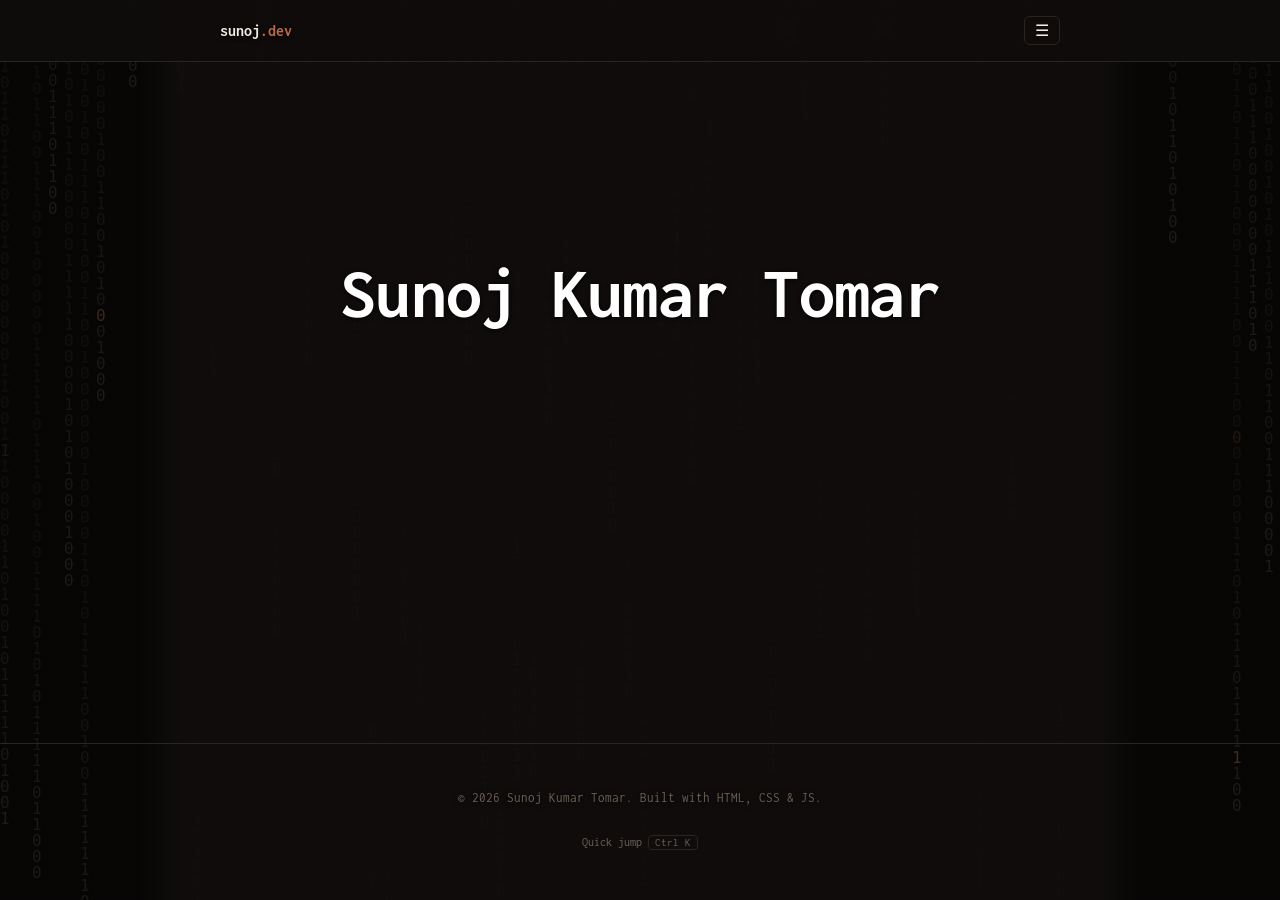
<file: index.html>
<!DOCTYPE html>
<html lang="en">
<head>
<meta charset="UTF-8">
<meta name="viewport" content="width=device-width, initial-scale=1.0">
<title>Sunoj Kumar Tomar — Data Engineer</title>
<meta name="description" content="Sunoj Kumar Tomar — Data Engineer building scalable data pipelines, cloud data platforms, and GenAI solutions with Python, PySpark, and Azure Databricks.">
<link rel="canonical" href="https://sunojt23.github.io/Sunoj_Portfolio/">
<meta name="theme-color" content="#100d0c">
<meta property="og:type" content="website">
<meta property="og:site_name" content="Sunoj Kumar Tomar">
<meta property="og:title" content="Sunoj Kumar Tomar — Data Engineer">
<meta property="og:description" content="Sunoj Kumar Tomar — Data Engineer building scalable data pipelines, cloud data platforms, and GenAI solutions with Python, PySpark, and Azure Databricks.">
<meta property="og:url" content="https://sunojt23.github.io/Sunoj_Portfolio/">
<meta property="og:image" content="https://sunojt23.github.io/Sunoj_Portfolio/og-image.png">
<meta property="og:image:width" content="1200">
<meta property="og:image:height" content="630">
<meta property="og:image:alt" content="Sunoj Kumar Tomar — Data Engineer">
<meta name="twitter:card" content="summary_large_image">
<meta name="twitter:title" content="Sunoj Kumar Tomar — Data Engineer">
<meta name="twitter:description" content="Sunoj Kumar Tomar — Data Engineer building scalable data pipelines, cloud data platforms, and GenAI solutions with Python, PySpark, and Azure Databricks.">
<meta name="twitter:image" content="https://sunojt23.github.io/Sunoj_Portfolio/og-image.png">
<link rel="icon" href="favicon.svg" type="image/svg+xml">
<link rel="apple-touch-icon" href="apple-touch-icon.png">
<link rel="preconnect" href="https://fonts.googleapis.com">
<link rel="preconnect" href="https://fonts.gstatic.com" crossorigin>
<link href="https://fonts.googleapis.com/css2?family=Jost:ital,wght@0,400;0,500;0,600;0,700;1,400;1,500&family=Inconsolata:wght@400;500;600;700&display=swap" rel="stylesheet">
<link rel="stylesheet" href="styles.css">
<script type="application/ld+json">
{
  "@context": "https://schema.org",
  "@type": "Person",
  "name": "Sunoj Kumar Tomar",
  "url": "https://sunojt23.github.io/Sunoj_Portfolio/",
  "image": "https://sunojt23.github.io/Sunoj_Portfolio/og-image.png",
  "jobTitle": "Data Engineer",
  "description": "Data Engineer building scalable data pipelines, cloud data platforms, and GenAI solutions with Python, PySpark, SQL, and Azure Databricks.",
  "worksFor": {
    "@type": "Organization",
    "name": "Cognizant Technology Solutions"
  },
  "alumniOf": {
    "@type": "CollegeOrUniversity",
    "name": "Graphic Era University"
  },
  "address": {
    "@type": "PostalAddress",
    "addressLocality": "Gurugram",
    "addressCountry": "IN"
  },
  "knowsAbout": [
    "Data Engineering",
    "ETL/ELT",
    "Apache Spark",
    "PySpark",
    "Azure Databricks",
    "Delta Lake",
    "AWS",
    "Retrieval-Augmented Generation",
    "Large Language Models",
    "Time Series Forecasting"
  ],
  "sameAs": [
    "https://github.com/sunojt23",
    "https://www.linkedin.com/in/sunojtomar23/",
    "https://sunojexplains.hashnode.dev"
  ]
}
</script>
</head>
<body>

<canvas id="rain" aria-hidden="true"></canvas>
<div class="bg-overlay" aria-hidden="true"></div>

<!-- ============ NAV — collapsed by default; click to unpack ============ -->
<header class="nav nav-compact">
  <div class="nav-inner">
    <a href="index.html" class="logo">sunoj<span class="accent">.dev</span></a>
    <nav class="tabs" id="tabs">
      <a href="about.html" class="tab">About</a>
      <a href="skills.html" class="tab">Skills</a>
      <a href="experience.html" class="tab">Experience</a>
      <a href="projects.html" class="tab">Projects</a>
      <a href="blog.html" class="tab">Blog</a>
      <a href="contact.html" class="tab">Contact</a>
      <a href="assets/Sunoj_Kumar_Tomar_Resume.pdf" class="tab nav-resume" download>Résumé ↓</a>
    </nav>
    <button class="menu-btn" id="menuBtn" aria-label="Toggle menu">☰</button>
  </div>
</header>

<main id="top">

  <!-- ============ HERO — name, designation, a Greek line. centered, nothing else ============ -->
  <section class="hero">
    <h1 class="typed-name" id="typedName">Sunoj Kumar Tomar</h1>
    <p class="hero-role">Data Engineer</p>
    <p class="hero-quote">
      "Πάντα ῥεῖ" — everything flows.
      <span class="quote-attr">Heraclitus</span>
    </p>
    <div class="social-row">
      <a href="mailto:sunojtomar23@gmail.com" class="social-icon" aria-label="Email">
        <svg viewBox="0 0 24 24" fill="currentColor" aria-hidden="true"><path d="M20 4H4c-1.1 0-1.99.9-1.99 2L2 18c0 1.1.9 2 2 2h16c1.1 0 2-.9 2-2V6c0-1.1-.9-2-2-2zm0 4-8 5-8-5V6l8 5 8-5v2z"/></svg>
      </a>
      <a href="https://github.com/sunojt23" class="social-icon" aria-label="GitHub" target="_blank" rel="noopener">
        <svg viewBox="0 0 24 24" fill="currentColor" aria-hidden="true"><path d="M12 0c-6.626 0-12 5.373-12 12 0 5.302 3.438 9.8 8.207 11.387.599.111.793-.261.793-.577v-2.234c-3.338.726-4.033-1.416-4.033-1.416-.546-1.387-1.333-1.756-1.333-1.756-1.089-.745.083-.729.083-.729 1.205.084 1.839 1.237 1.839 1.237 1.07 1.834 2.807 1.304 3.492.997.107-.775.418-1.305.762-1.604-2.665-.305-5.467-1.334-5.467-5.931 0-1.311.469-2.381 1.236-3.221-.124-.303-.535-1.524.117-3.176 0 0 1.008-.322 3.301 1.23.957-.266 1.983-.399 3.003-.404 1.02.005 2.047.138 3.006.404 2.291-1.552 3.297-1.23 3.297-1.23.653 1.653.242 2.874.118 3.176.77.84 1.235 1.911 1.235 3.221 0 4.609-2.807 5.624-5.479 5.921.43.372.823 1.102.823 2.222v3.293c0 .319.192.694.801.576 4.765-1.589 8.199-6.086 8.199-11.386 0-6.627-5.373-12-12-12z"/></svg>
      </a>
      <a href="https://www.linkedin.com/in/sunojtomar23/" class="social-icon" aria-label="LinkedIn" target="_blank" rel="noopener">
        <svg viewBox="0 0 24 24" fill="currentColor" aria-hidden="true"><path d="M20.447 20.452h-3.554v-5.569c0-1.328-.027-3.037-1.852-3.037-1.853 0-2.136 1.445-2.136 2.939v5.667h-3.554V9h3.414v1.561h.046c.477-.9 1.637-1.85 3.37-1.85 3.601 0 4.267 2.37 4.267 5.455v6.286zM5.337 7.433c-1.144 0-2.063-.926-2.063-2.065 0-1.138.92-2.063 2.063-2.063 1.14 0 2.064.925 2.064 2.063 0 1.139-.925 2.065-2.064 2.065zm1.782 13.019H3.555V9h3.564v11.452zM22.225 0H1.771C.792 0 0 .774 0 1.729v20.542C0 23.227.792 24 1.771 24h20.451C23.2 24 24 23.227 24 22.271V1.729C24 .774 23.2 0 22.222 0h.003z"/></svg>
      </a>
    </div>
    <a href="contact.html" class="availability">
      <span class="avail-dot" aria-hidden="true"></span>Open to new roles &amp; freelance work
    </a>
  </section>

</main>

<footer class="footer">
  <p>&copy; <span id="year"></span> Sunoj Kumar Tomar. Built with HTML, CSS &amp; JS.</p>
</footer>

<script src="script.js"></script>
</body>
</html>
</file>
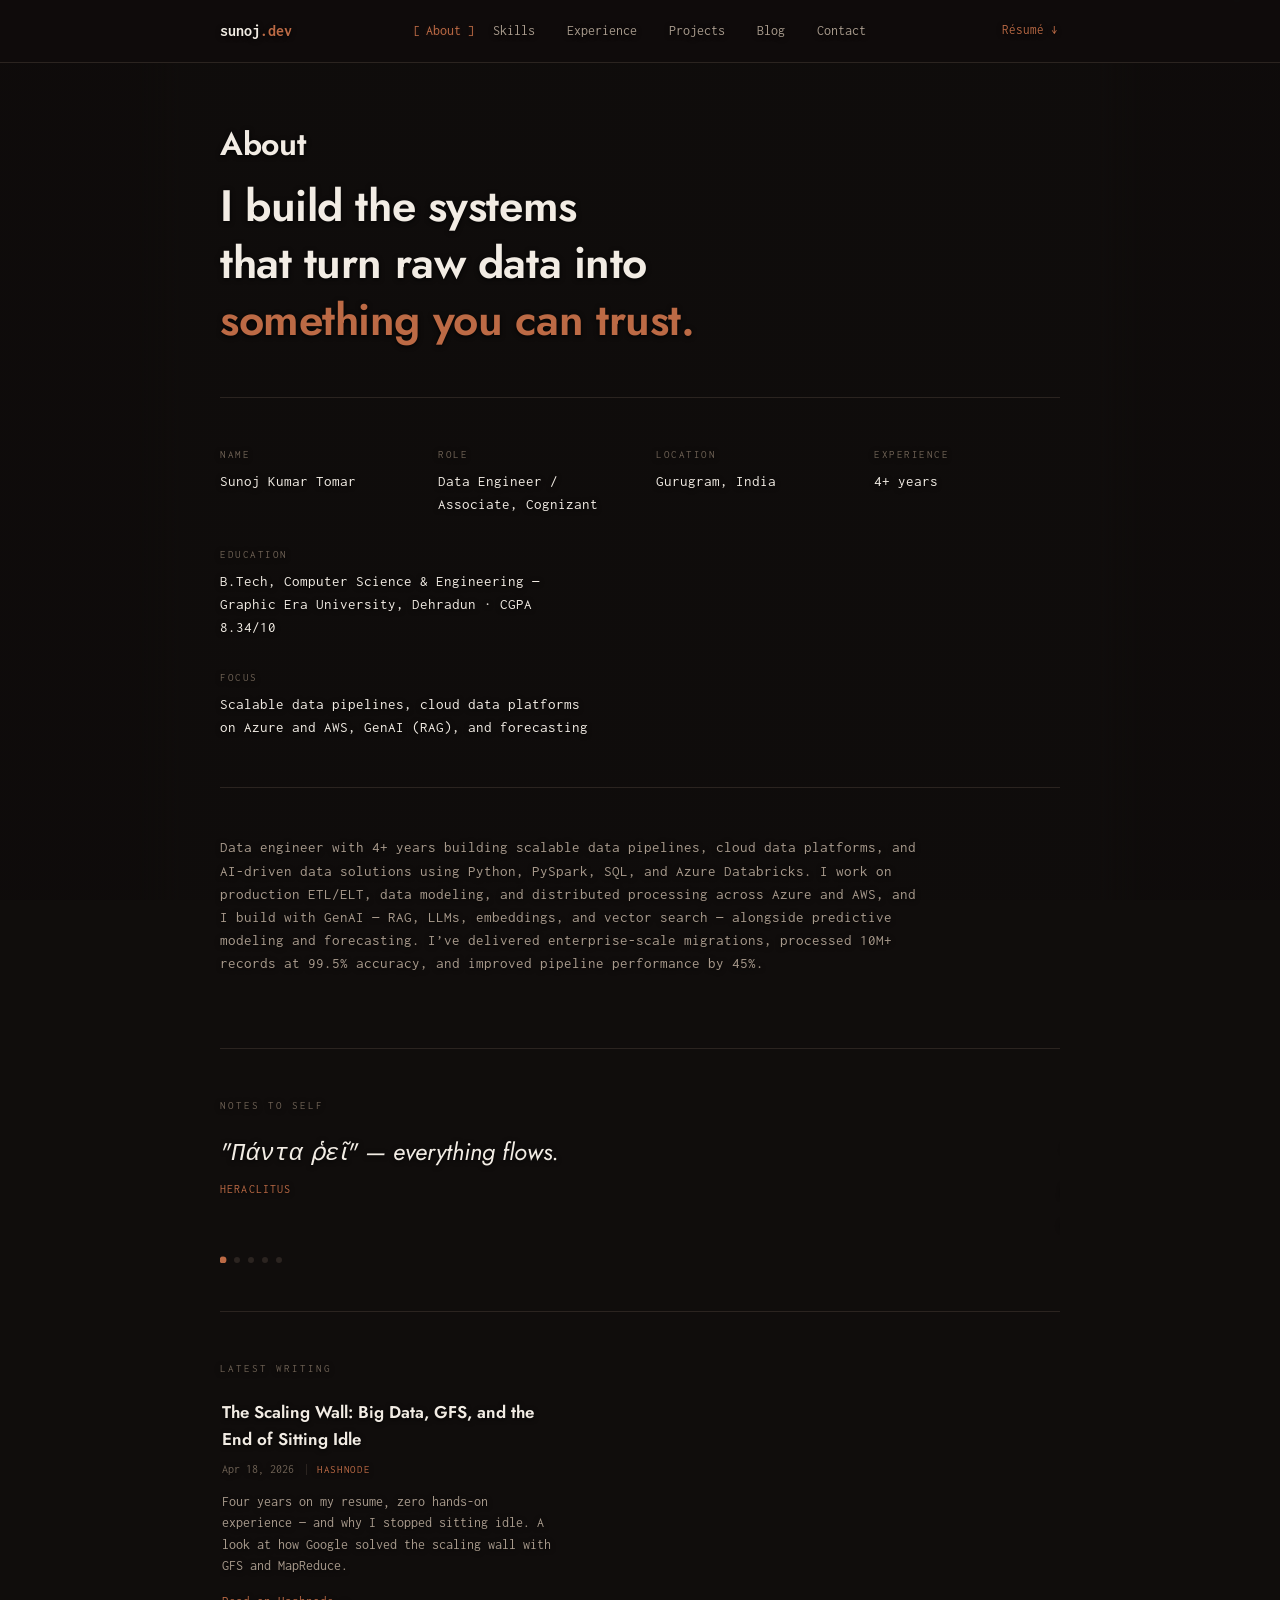
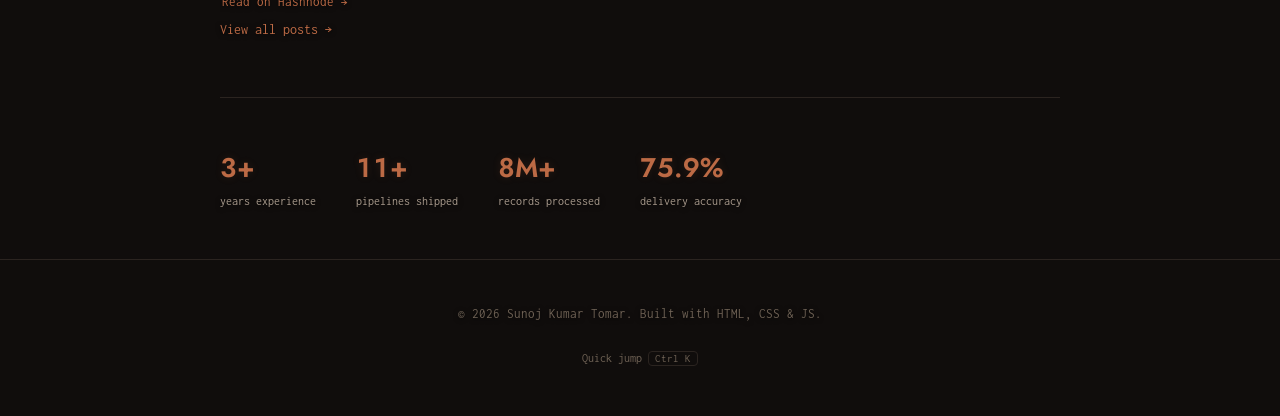
<file: about.html>
<!DOCTYPE html>
<html lang="en">
<head>
<meta charset="UTF-8">
<meta name="viewport" content="width=device-width, initial-scale=1.0">
<title>About — Sunoj Kumar Tomar</title>
<meta name="description" content="About Sunoj Kumar Tomar — a Gurugram-based Data Engineer with 4+ years building data pipelines, cloud data platforms, and GenAI solutions on Azure and AWS.">
<link rel="canonical" href="https://sunojt23.github.io/Sunoj_Portfolio/about.html">
<meta name="theme-color" content="#100d0c">
<meta property="og:type" content="website">
<meta property="og:site_name" content="Sunoj Kumar Tomar">
<meta property="og:title" content="About — Sunoj Kumar Tomar">
<meta property="og:description" content="About Sunoj Kumar Tomar — a Gurugram-based Data Engineer with 4+ years building data pipelines, cloud data platforms, and GenAI solutions on Azure and AWS.">
<meta property="og:url" content="https://sunojt23.github.io/Sunoj_Portfolio/about.html">
<meta property="og:image" content="https://sunojt23.github.io/Sunoj_Portfolio/og-image.png">
<meta property="og:image:width" content="1200">
<meta property="og:image:height" content="630">
<meta property="og:image:alt" content="Sunoj Kumar Tomar — Data Engineer">
<meta name="twitter:card" content="summary_large_image">
<meta name="twitter:title" content="About — Sunoj Kumar Tomar">
<meta name="twitter:description" content="About Sunoj Kumar Tomar — a Gurugram-based Data Engineer with 4+ years building data pipelines, cloud data platforms, and GenAI solutions on Azure and AWS.">
<meta name="twitter:image" content="https://sunojt23.github.io/Sunoj_Portfolio/og-image.png">
<link rel="icon" href="favicon.svg" type="image/svg+xml">
<link rel="apple-touch-icon" href="apple-touch-icon.png">
<link rel="preconnect" href="https://fonts.googleapis.com">
<link rel="preconnect" href="https://fonts.gstatic.com" crossorigin>
<link href="https://fonts.googleapis.com/css2?family=Jost:ital,wght@0,400;0,500;0,600;0,700;1,400;1,500&family=Inconsolata:wght@400;500;600;700&display=swap" rel="stylesheet">
<link rel="stylesheet" href="styles.css">
</head>
<body>

<canvas id="rain" aria-hidden="true"></canvas>
<div class="bg-overlay" aria-hidden="true"></div>

<header class="nav">
  <div class="nav-inner">
    <a href="index.html" class="logo">sunoj<span class="accent">.dev</span></a>
    <nav class="tabs" id="tabs">
      <a href="about.html" class="tab">About</a>
      <a href="skills.html" class="tab">Skills</a>
      <a href="experience.html" class="tab">Experience</a>
      <a href="projects.html" class="tab">Projects</a>
      <a href="blog.html" class="tab">Blog</a>
      <a href="contact.html" class="tab">Contact</a>
    </nav>
    <a href="assets/Sunoj_Kumar_Tomar_Resume.pdf" class="nav-resume" download>Résumé ↓</a>
    <button class="menu-btn" id="menuBtn" aria-label="Toggle menu">☰</button>
  </div>
</header>

<main>

  <section class="page-head">
    <h1 class="page-title">About</h1>
  </section>

  <!-- ============ STATEMENT — large, comes into focus on scroll ============ -->
  <section class="section section-noborder about-reveal">
    <p class="about-statement">
      <span class="reveal-line">I build the systems</span>
      <span class="reveal-line">that turn raw data into</span>
      <span class="reveal-line"><span class="accent">something you can trust.</span></span>
    </p>
  </section>

  <!-- ============ FACTS — a gallery label, not a code block ============ -->
  <section class="section">
    <div class="facts-grid about-reveal">
      <div class="fact">
        <p class="fact-label">Name</p>
        <p class="fact-value">Sunoj Kumar Tomar</p>
      </div>
      <div class="fact">
        <p class="fact-label">Role</p>
        <p class="fact-value">Data Engineer / Associate, Cognizant</p>
      </div>
      <div class="fact">
        <p class="fact-label">Location</p>
        <p class="fact-value">Gurugram, India</p>
      </div>
      <div class="fact">
        <p class="fact-label">Experience</p>
        <p class="fact-value">4+ years</p>
      </div>
      <div class="fact fact-wide">
        <p class="fact-label">Education</p>
        <p class="fact-value">B.Tech, Computer Science &amp; Engineering — Graphic Era University, Dehradun · CGPA 8.34/10</p>
      </div>
      <div class="fact fact-wide">
        <p class="fact-label">Focus</p>
        <p class="fact-value">Scalable data pipelines, cloud data platforms on Azure and AWS, GenAI (RAG), and forecasting</p>
      </div>
    </div>
  </section>

  <section class="section">
    <p class="about-text">
      Data engineer with 4+ years building scalable data pipelines, cloud data platforms, and
      AI-driven data solutions using Python, PySpark, SQL, and Azure Databricks. I work on production
      ETL/ELT, data modeling, and distributed processing across Azure and AWS, and I build with GenAI —
      RAG, LLMs, embeddings, and vector search — alongside predictive modeling and forecasting.
      I&rsquo;ve delivered enterprise-scale migrations, processed 10M+ records at 99.5% accuracy, and
      improved pipeline performance by 45%.
    </p>
  </section>

  <!-- ============ QUOTES — auto-sliding, one at a time ============ -->
  <section class="section">
    <p class="mini-label">Notes to self</p>
    <div class="quote-slider" id="quoteSlider">
      <div class="quote-track" id="quoteTrack">
        <blockquote class="quote-slide">
          <p>"Πάντα ῥεῖ" — everything flows.</p>
          <cite>Heraclitus</cite>
        </blockquote>
        <blockquote class="quote-slide">
          <p>"Data is the new oil. It's valuable, but if unrefined it cannot really be used."</p>
          <cite>Clive Humby</cite>
        </blockquote>
        <blockquote class="quote-slide">
          <p>"What gets measured gets managed."</p>
          <cite>Peter Drucker</cite>
        </blockquote>
        <blockquote class="quote-slide">
          <p>"Perfection is achieved not when there is nothing more to add, but when there is nothing left to take away."</p>
          <cite>Antoine de Saint-Exupéry</cite>
        </blockquote>
        <blockquote class="quote-slide">
          <p>"In God we trust; all others bring data."</p>
          <cite>W. Edwards Deming</cite>
        </blockquote>
      </div>
      <div class="quote-dots" id="quoteDots"></div>
    </div>
  </section>

  <!-- ============ LATEST WRITING — horizontal blog strip ============ -->
  <section class="section">
    <p class="mini-label">Latest writing</p>
    <div class="blog-slider-wrap">
      <button class="slider-arrow slider-arrow--prev" id="blogPrev" aria-label="Previous post">‹</button>
      <div class="blog-slider" id="blogSlider">
        <article class="blog-slide">
          <h3 class="blog-title">
            <a href="https://sunojexplains.hashnode.dev/distributedsystems" target="_blank" rel="noopener">
              The Scaling Wall: Big Data, GFS, and the End of Sitting Idle
            </a>
          </h3>
          <p class="blog-date">Apr 18, 2026 <span class="blog-source">Hashnode</span></p>
          <p class="blog-excerpt">
            Four years on my resume, zero hands-on experience — and why I stopped sitting idle.
            A look at how Google solved the scaling wall with GFS and MapReduce.
          </p>
          <a href="https://sunojexplains.hashnode.dev/distributedsystems" target="_blank" rel="noopener" class="blog-link">Read on Hashnode →</a>
        </article>
      </div>
      <button class="slider-arrow slider-arrow--next" id="blogNext" aria-label="Next post">›</button>
    </div>
    <p class="line result"><a href="blog.html" class="accent">View all posts →</a></p>
  </section>

  <!-- ============ STATS — count up when scrolled into view ============ -->
  <section class="section">
    <div class="stats-row about-reveal">
      <div class="stat"><span class="stat-num" data-count="4" data-suffix="+">4+</span><span class="stat-label">years experience</span></div>
      <div class="stat"><span class="stat-num" data-count="15" data-suffix="+">15+</span><span class="stat-label">pipelines shipped</span></div>
      <div class="stat"><span class="stat-num" data-count="10" data-suffix="M+">10M+</span><span class="stat-label">records processed</span></div>
      <div class="stat"><span class="stat-num" data-count="99.5" data-suffix="%">99.5%</span><span class="stat-label">delivery accuracy</span></div>
    </div>
  </section>

</main>

<footer class="footer">
  <p>&copy; <span id="year"></span> Sunoj Kumar Tomar. Built with HTML, CSS &amp; JS.</p>
</footer>

<script src="script.js"></script>
</body>
</html>
</file>
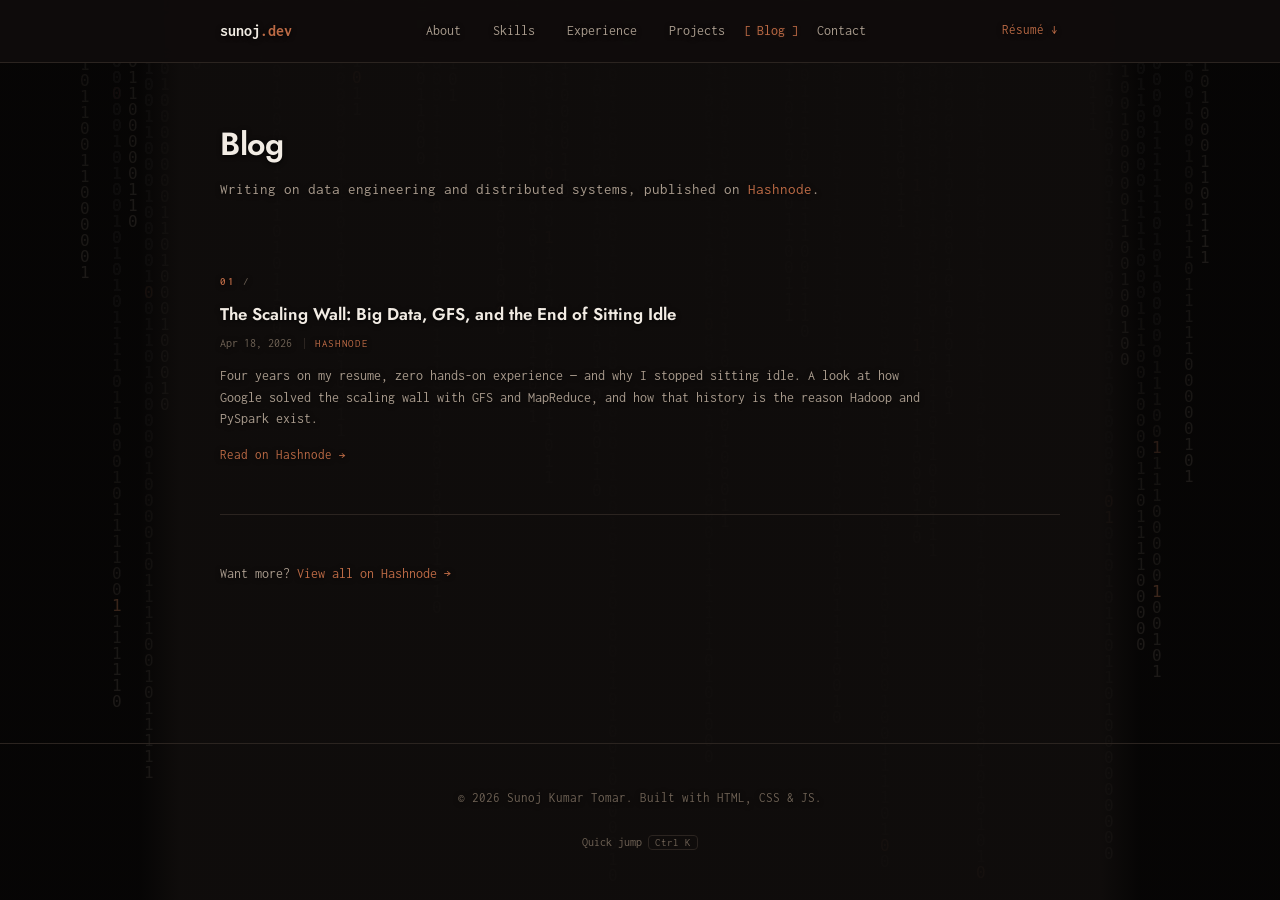
<file: blog.html>
<!DOCTYPE html>
<html lang="en">
<head>
<meta charset="UTF-8">
<meta name="viewport" content="width=device-width, initial-scale=1.0">
<title>Blog — Sunoj Kumar Tomar</title>
<meta name="description" content="Writing by Sunoj Kumar Tomar on data engineering and distributed systems, published on Hashnode.">
<link rel="canonical" href="https://sunojt23.github.io/Sunoj_Portfolio/blog.html">
<meta name="theme-color" content="#100d0c">
<meta property="og:type" content="website">
<meta property="og:site_name" content="Sunoj Kumar Tomar">
<meta property="og:title" content="Blog — Sunoj Kumar Tomar">
<meta property="og:description" content="Writing by Sunoj Kumar Tomar on data engineering and distributed systems, published on Hashnode.">
<meta property="og:url" content="https://sunojt23.github.io/Sunoj_Portfolio/blog.html">
<meta property="og:image" content="https://sunojt23.github.io/Sunoj_Portfolio/og-image.png">
<meta property="og:image:width" content="1200">
<meta property="og:image:height" content="630">
<meta property="og:image:alt" content="Sunoj Kumar Tomar — Data Engineer">
<meta name="twitter:card" content="summary_large_image">
<meta name="twitter:title" content="Blog — Sunoj Kumar Tomar">
<meta name="twitter:description" content="Writing by Sunoj Kumar Tomar on data engineering and distributed systems, published on Hashnode.">
<meta name="twitter:image" content="https://sunojt23.github.io/Sunoj_Portfolio/og-image.png">
<link rel="icon" href="favicon.svg" type="image/svg+xml">
<link rel="apple-touch-icon" href="apple-touch-icon.png">
<link rel="preconnect" href="https://fonts.googleapis.com">
<link rel="preconnect" href="https://fonts.gstatic.com" crossorigin>
<link href="https://fonts.googleapis.com/css2?family=Jost:ital,wght@0,400;0,500;0,600;0,700;1,400;1,500&family=Inconsolata:wght@400;500;600;700&display=swap" rel="stylesheet">
<link rel="stylesheet" href="styles.css">
</head>
<body>

<canvas id="rain" aria-hidden="true"></canvas>
<div class="bg-overlay" aria-hidden="true"></div>

<header class="nav">
  <div class="nav-inner">
    <a href="index.html" class="logo">sunoj<span class="accent">.dev</span></a>
    <nav class="tabs" id="tabs">
      <a href="about.html" class="tab">About</a>
      <a href="skills.html" class="tab">Skills</a>
      <a href="experience.html" class="tab">Experience</a>
      <a href="projects.html" class="tab">Projects</a>
      <a href="blog.html" class="tab">Blog</a>
      <a href="contact.html" class="tab">Contact</a>
    </nav>
    <a href="assets/Sunoj_Kumar_Tomar_Resume.pdf" class="nav-resume" download>Résumé ↓</a>
    <button class="menu-btn" id="menuBtn" aria-label="Toggle menu">☰</button>
  </div>
</header>

<main>

  <section class="page-head">
    <h1 class="page-title">Blog</h1>
  </section>

  <section class="section section-noborder">
    <p class="about-text">
      Writing on data engineering and distributed systems, published on
      <a href="https://sunojexplains.hashnode.dev" target="_blank" rel="noopener" class="accent">Hashnode</a>.
    </p>
  </section>

  <section class="section section-noborder">
    <div class="blog-list">

      <article class="blog-post">
        <p class="entry-num">01</p>
        <h3 class="blog-title">
          <a href="https://sunojexplains.hashnode.dev/distributedsystems" target="_blank" rel="noopener">
            The Scaling Wall: Big Data, GFS, and the End of Sitting Idle
          </a>
        </h3>
        <p class="blog-date">Apr 18, 2026 <span class="blog-source">Hashnode</span></p>
        <p class="blog-excerpt">
          Four years on my resume, zero hands-on experience — and why I stopped sitting idle.
          A look at how Google solved the scaling wall with GFS and MapReduce, and how that
          history is the reason Hadoop and PySpark exist.
        </p>
        <a href="https://sunojexplains.hashnode.dev/distributedsystems" target="_blank" rel="noopener" class="blog-link">Read on Hashnode →</a>
      </article>

    </div>
  </section>

  <section class="section">
    <p class="line result">
      Want more? <a href="https://sunojexplains.hashnode.dev" target="_blank" rel="noopener" class="accent">View all on Hashnode →</a>
    </p>
  </section>

</main>

<footer class="footer">
  <p>&copy; <span id="year"></span> Sunoj Kumar Tomar. Built with HTML, CSS &amp; JS.</p>
</footer>

<script src="script.js"></script>
</body>
</html>
</file>
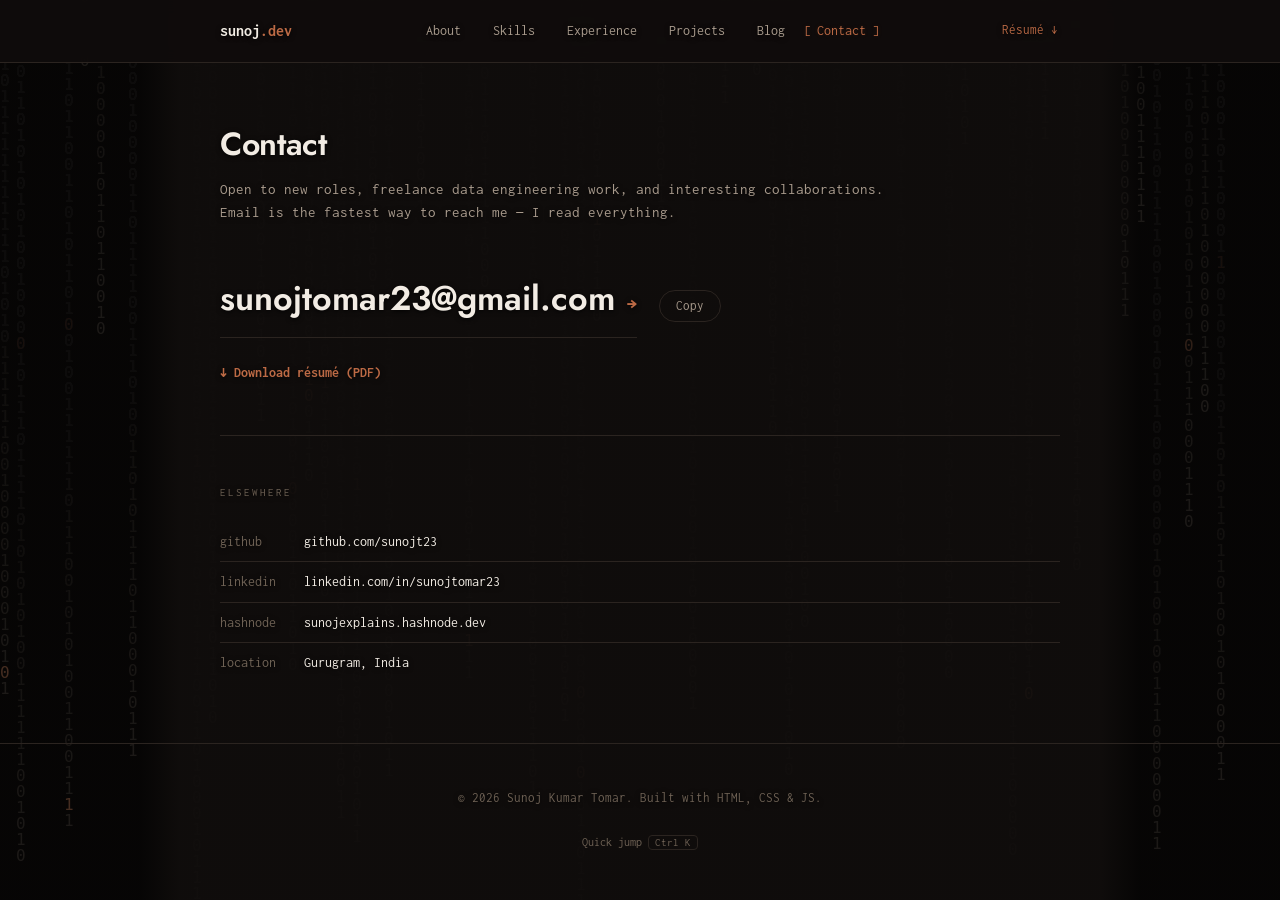
<file: contact.html>
<!DOCTYPE html>
<html lang="en">
<head>
<meta charset="UTF-8">
<meta name="viewport" content="width=device-width, initial-scale=1.0">
<title>Contact — Sunoj Kumar Tomar</title>
<meta name="description" content="Get in touch with Sunoj Kumar Tomar — email, GitHub, LinkedIn.">
<link rel="canonical" href="https://sunojt23.github.io/Sunoj_Portfolio/contact.html">
<meta name="theme-color" content="#100d0c">
<meta property="og:type" content="website">
<meta property="og:site_name" content="Sunoj Kumar Tomar">
<meta property="og:title" content="Contact — Sunoj Kumar Tomar">
<meta property="og:description" content="Get in touch with Sunoj Kumar Tomar — email, GitHub, LinkedIn.">
<meta property="og:url" content="https://sunojt23.github.io/Sunoj_Portfolio/contact.html">
<meta property="og:image" content="https://sunojt23.github.io/Sunoj_Portfolio/og-image.png">
<meta property="og:image:width" content="1200">
<meta property="og:image:height" content="630">
<meta property="og:image:alt" content="Sunoj Kumar Tomar — Data Engineer">
<meta name="twitter:card" content="summary_large_image">
<meta name="twitter:title" content="Contact — Sunoj Kumar Tomar">
<meta name="twitter:description" content="Get in touch with Sunoj Kumar Tomar — email, GitHub, LinkedIn.">
<meta name="twitter:image" content="https://sunojt23.github.io/Sunoj_Portfolio/og-image.png">
<link rel="icon" href="favicon.svg" type="image/svg+xml">
<link rel="apple-touch-icon" href="apple-touch-icon.png">
<link rel="preconnect" href="https://fonts.googleapis.com">
<link rel="preconnect" href="https://fonts.gstatic.com" crossorigin>
<link href="https://fonts.googleapis.com/css2?family=Jost:ital,wght@0,400;0,500;0,600;0,700;1,400;1,500&family=Inconsolata:wght@400;500;600;700&display=swap" rel="stylesheet">
<link rel="stylesheet" href="styles.css">
</head>
<body>

<canvas id="rain" aria-hidden="true"></canvas>
<div class="bg-overlay" aria-hidden="true"></div>

<header class="nav">
  <div class="nav-inner">
    <a href="index.html" class="logo">sunoj<span class="accent">.dev</span></a>
    <nav class="tabs" id="tabs">
      <a href="about.html" class="tab">About</a>
      <a href="skills.html" class="tab">Skills</a>
      <a href="experience.html" class="tab">Experience</a>
      <a href="projects.html" class="tab">Projects</a>
      <a href="blog.html" class="tab">Blog</a>
      <a href="contact.html" class="tab">Contact</a>
    </nav>
    <a href="assets/Sunoj_Kumar_Tomar_Resume.pdf" class="nav-resume" download>Résumé ↓</a>
    <button class="menu-btn" id="menuBtn" aria-label="Toggle menu">☰</button>
  </div>
</header>

<main>

  <section class="page-head">
    <h1 class="page-title">Contact</h1>
  </section>

  <!-- ============ INTENT — one plain sentence, no gimmick ============ -->
  <section class="section section-noborder">
    <p class="about-text" style="margin-bottom: 0;">
      Open to new roles, freelance data engineering work, and interesting collaborations.
      Email is the fastest way to reach me — I read everything.
    </p>
  </section>

  <!-- ============ PRIMARY CTA — the one action that matters most ============ -->
  <section class="section section-noborder">
    <div class="contact-primary-row">
      <a href="mailto:sunojtomar23@gmail.com" class="contact-primary">
        sunojtomar23@gmail.com
        <span class="contact-primary-arrow">→</span>
      </a>
      <button type="button" class="copy-btn" data-copy="sunojtomar23@gmail.com">Copy</button>
    </div>
    <a href="assets/Sunoj_Kumar_Tomar_Resume.pdf" class="btn btn-primary contact-resume" download>↓ Download résumé (PDF)</a>
  </section>

  <!-- ============ SECONDARY LINKS ============ -->
  <section class="section">
    <p class="mini-label">Elsewhere</p>
    <div class="contact-list">
      <a href="https://github.com/sunojt23" target="_blank" rel="noopener" class="contact-item">
        <span class="contact-label">github</span> github.com/sunojt23
      </a>
      <a href="https://www.linkedin.com/in/sunojtomar23/" target="_blank" rel="noopener" class="contact-item">
        <span class="contact-label">linkedin</span> linkedin.com/in/sunojtomar23
      </a>
      <a href="https://sunojexplains.hashnode.dev" target="_blank" rel="noopener" class="contact-item">
        <span class="contact-label">hashnode</span> sunojexplains.hashnode.dev
      </a>
      <span class="contact-item static">
        <span class="contact-label">location</span> Gurugram, India
      </span>
    </div>
  </section>

</main>

<footer class="footer">
  <p>&copy; <span id="year"></span> Sunoj Kumar Tomar. Built with HTML, CSS &amp; JS.</p>
</footer>

<script src="script.js"></script>
</body>
</html>
</file>
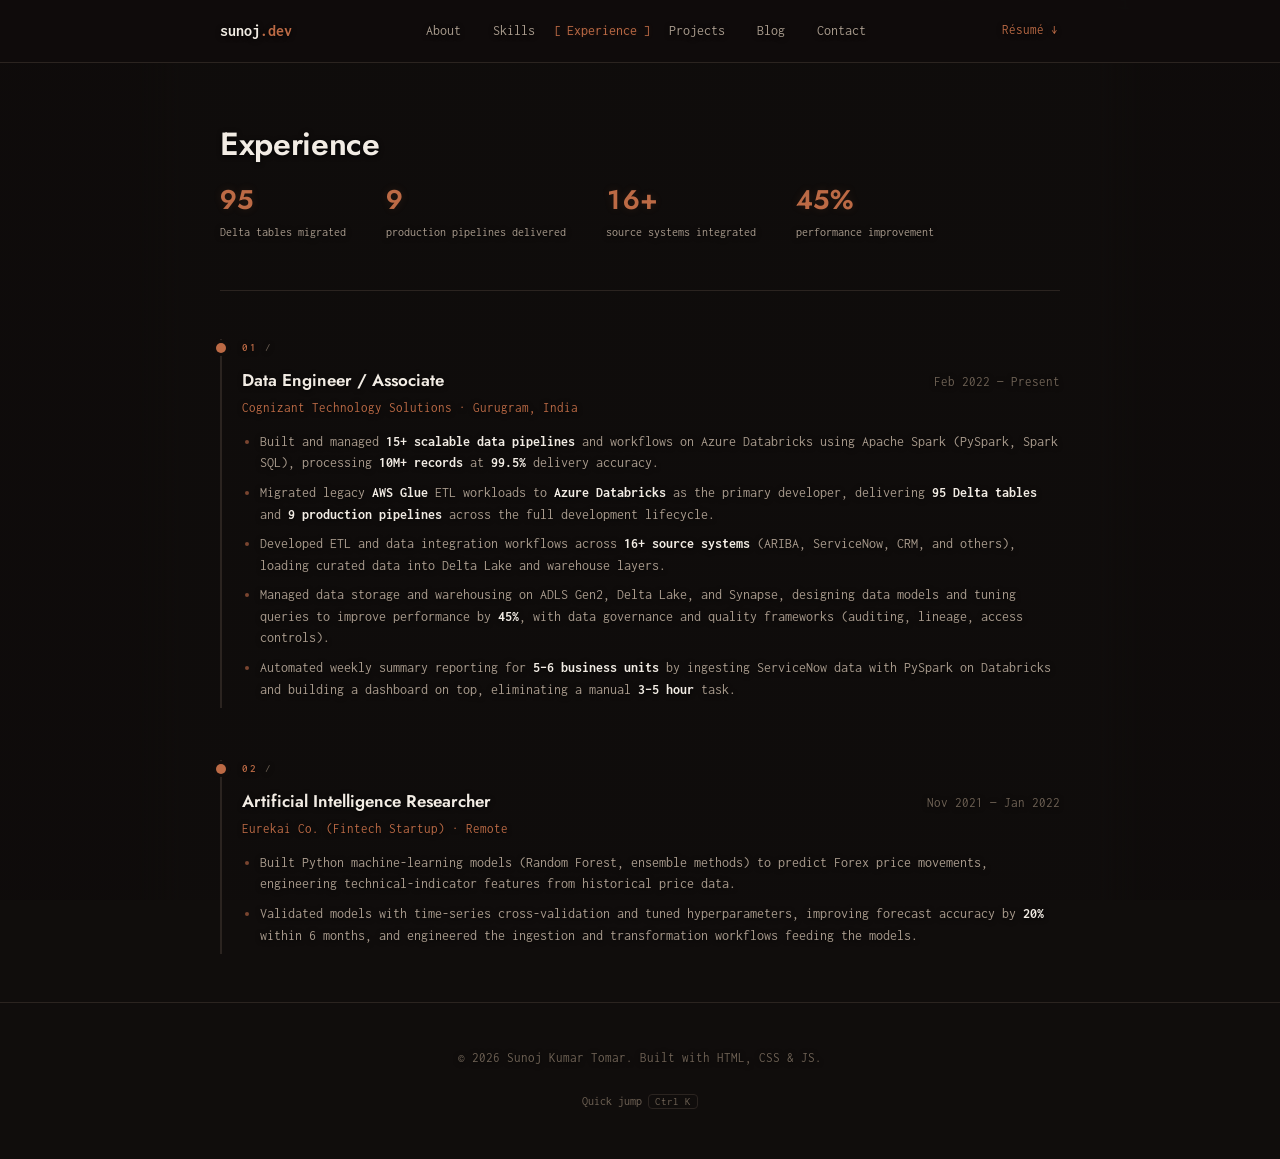
<file: experience.html>
<!DOCTYPE html>
<html lang="en">
<head>
<meta charset="UTF-8">
<meta name="viewport" content="width=device-width, initial-scale=1.0">
<title>Experience — Sunoj Kumar Tomar</title>
<meta name="description" content="Experience of Sunoj Kumar Tomar — Data Engineer at Cognizant (Azure Databricks, AWS Glue migration, Delta Lake) and AI Researcher at Eurekai.">
<link rel="canonical" href="https://sunojt23.github.io/Sunoj_Portfolio/experience.html">
<meta name="theme-color" content="#100d0c">
<meta property="og:type" content="website">
<meta property="og:site_name" content="Sunoj Kumar Tomar">
<meta property="og:title" content="Experience — Sunoj Kumar Tomar">
<meta property="og:description" content="Experience of Sunoj Kumar Tomar — Data Engineer at Cognizant (Azure Databricks, AWS Glue migration, Delta Lake) and AI Researcher at Eurekai.">
<meta property="og:url" content="https://sunojt23.github.io/Sunoj_Portfolio/experience.html">
<meta property="og:image" content="https://sunojt23.github.io/Sunoj_Portfolio/og-image.png">
<meta property="og:image:width" content="1200">
<meta property="og:image:height" content="630">
<meta property="og:image:alt" content="Sunoj Kumar Tomar — Data Engineer">
<meta name="twitter:card" content="summary_large_image">
<meta name="twitter:title" content="Experience — Sunoj Kumar Tomar">
<meta name="twitter:description" content="Experience of Sunoj Kumar Tomar — Data Engineer at Cognizant (Azure Databricks, AWS Glue migration, Delta Lake) and AI Researcher at Eurekai.">
<meta name="twitter:image" content="https://sunojt23.github.io/Sunoj_Portfolio/og-image.png">
<link rel="icon" href="favicon.svg" type="image/svg+xml">
<link rel="apple-touch-icon" href="apple-touch-icon.png">
<link rel="preconnect" href="https://fonts.googleapis.com">
<link rel="preconnect" href="https://fonts.gstatic.com" crossorigin>
<link href="https://fonts.googleapis.com/css2?family=Jost:ital,wght@0,400;0,500;0,600;0,700;1,400;1,500&family=Inconsolata:wght@400;500;600;700&display=swap" rel="stylesheet">
<link rel="stylesheet" href="styles.css">
</head>
<body>

<canvas id="rain" aria-hidden="true"></canvas>
<div class="bg-overlay" aria-hidden="true"></div>

<header class="nav">
  <div class="nav-inner">
    <a href="index.html" class="logo">sunoj<span class="accent">.dev</span></a>
    <nav class="tabs" id="tabs">
      <a href="about.html" class="tab">About</a>
      <a href="skills.html" class="tab">Skills</a>
      <a href="experience.html" class="tab">Experience</a>
      <a href="projects.html" class="tab">Projects</a>
      <a href="blog.html" class="tab">Blog</a>
      <a href="contact.html" class="tab">Contact</a>
    </nav>
    <a href="assets/Sunoj_Kumar_Tomar_Resume.pdf" class="nav-resume" download>Résumé ↓</a>
    <button class="menu-btn" id="menuBtn" aria-label="Toggle menu">☰</button>
  </div>
</header>

<main>

  <section class="page-head">
    <h1 class="page-title">Experience</h1>
  </section>

  <!-- ============ IMPACT — numbers count up when scrolled into view ============ -->
  <section class="section section-noborder">
    <div class="stats-row about-reveal">
      <div class="stat"><span class="stat-num" data-count="95" data-suffix="">95</span><span class="stat-label">Delta tables migrated</span></div>
      <div class="stat"><span class="stat-num" data-count="9" data-suffix="">9</span><span class="stat-label">production pipelines delivered</span></div>
      <div class="stat"><span class="stat-num" data-count="16" data-suffix="+">16+</span><span class="stat-label">source systems integrated</span></div>
      <div class="stat"><span class="stat-num" data-count="45" data-suffix="%">45%</span><span class="stat-label">performance improvement</span></div>
    </div>
  </section>

  <section class="section">
    <div class="timeline">

      <div class="job" id="cognizant">
        <p class="entry-num">01</p>
        <div class="job-head">
          <h3>Data Engineer / Associate</h3>
          <span class="job-date">Feb 2022 — Present</span>
        </div>
        <p class="job-meta">Cognizant Technology Solutions · Gurugram, India</p>
        <ul class="job-list">
          <li>Built and managed <strong>15+ scalable data pipelines</strong> and workflows on Azure Databricks using Apache Spark (PySpark, Spark SQL), processing <strong>10M+ records</strong> at <strong>99.5%</strong> delivery accuracy.</li>
          <li>Migrated legacy <strong>AWS Glue</strong> ETL workloads to <strong>Azure Databricks</strong> as the primary developer, delivering <strong>95 Delta tables</strong> and <strong>9 production pipelines</strong> across the full development lifecycle.</li>
          <li>Developed ETL and data integration workflows across <strong>16+ source systems</strong> (ARIBA, ServiceNow, CRM, and others), loading curated data into Delta Lake and warehouse layers.</li>
          <li>Managed data storage and warehousing on ADLS Gen2, Delta Lake, and Synapse, designing data models and tuning queries to improve performance by <strong>45%</strong>, with data governance and quality frameworks (auditing, lineage, access controls).</li>
          <li>Automated weekly summary reporting for <strong>5–6 business units</strong> by ingesting ServiceNow data with PySpark on Databricks and building a dashboard on top, eliminating a manual <strong>3–5 hour</strong> task.</li>
        </ul>
      </div>

      <div class="job" id="eurekai">
        <p class="entry-num">02</p>
        <div class="job-head">
          <h3>Artificial Intelligence Researcher</h3>
          <span class="job-date">Nov 2021 — Jan 2022</span>
        </div>
        <p class="job-meta">Eurekai Co. (Fintech Startup) · Remote</p>
        <ul class="job-list">
          <li>Built Python machine-learning models (Random Forest, ensemble methods) to predict Forex price movements, engineering technical-indicator features from historical price data.</li>
          <li>Validated models with time-series cross-validation and tuned hyperparameters, improving forecast accuracy by <strong>20%</strong> within 6 months, and engineered the ingestion and transformation workflows feeding the models.</li>
        </ul>
      </div>

    </div>
  </section>

</main>

<footer class="footer">
  <p>&copy; <span id="year"></span> Sunoj Kumar Tomar. Built with HTML, CSS &amp; JS.</p>
</footer>

<script src="script.js"></script>
</body>
</html>
</file>
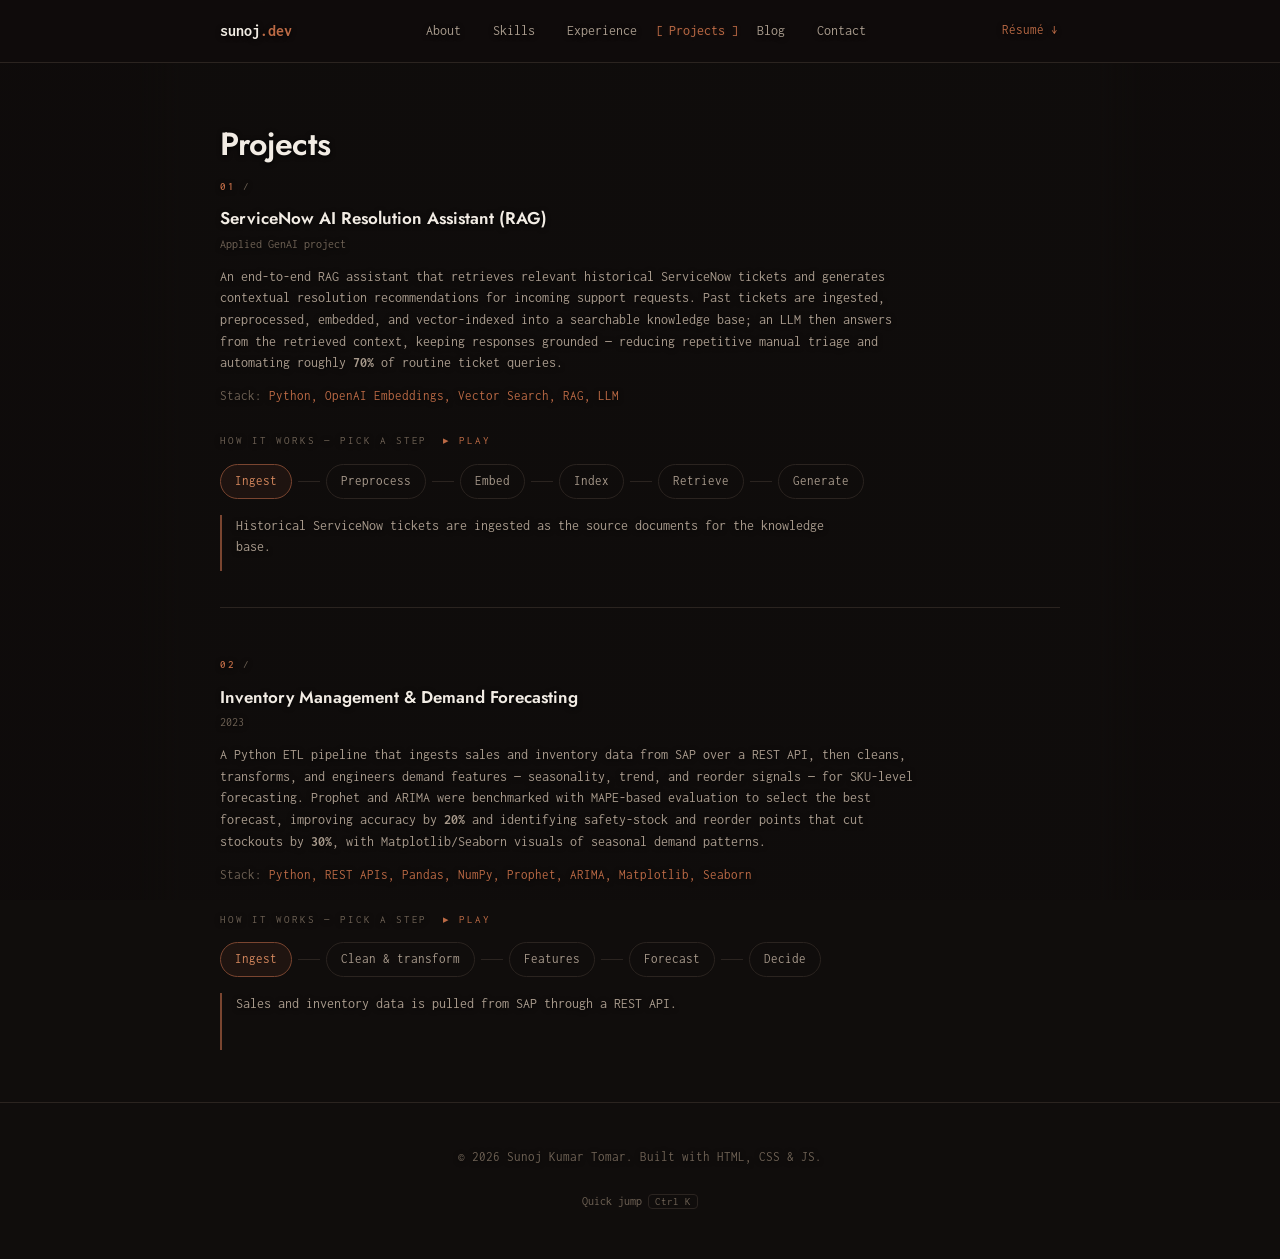
<file: projects.html>
<!DOCTYPE html>
<html lang="en">
<head>
<meta charset="UTF-8">
<meta name="viewport" content="width=device-width, initial-scale=1.0">
<title>Projects — Sunoj Kumar Tomar</title>
<meta name="description" content="Projects by Sunoj Kumar Tomar — a ServiceNow AI Resolution Assistant built with RAG, and an Inventory Management & Demand Forecasting pipeline.">
<link rel="canonical" href="https://sunojt23.github.io/Sunoj_Portfolio/projects.html">
<meta name="theme-color" content="#100d0c">
<meta property="og:type" content="website">
<meta property="og:site_name" content="Sunoj Kumar Tomar">
<meta property="og:title" content="Projects — Sunoj Kumar Tomar">
<meta property="og:description" content="Projects by Sunoj Kumar Tomar — a ServiceNow AI Resolution Assistant built with RAG, and an Inventory Management &amp; Demand Forecasting pipeline.">
<meta property="og:url" content="https://sunojt23.github.io/Sunoj_Portfolio/projects.html">
<meta property="og:image" content="https://sunojt23.github.io/Sunoj_Portfolio/og-image.png">
<meta property="og:image:width" content="1200">
<meta property="og:image:height" content="630">
<meta property="og:image:alt" content="Sunoj Kumar Tomar — Data Engineer">
<meta name="twitter:card" content="summary_large_image">
<meta name="twitter:title" content="Projects — Sunoj Kumar Tomar">
<meta name="twitter:description" content="Projects by Sunoj Kumar Tomar — a ServiceNow AI Resolution Assistant built with RAG, and an Inventory Management &amp; Demand Forecasting pipeline.">
<meta name="twitter:image" content="https://sunojt23.github.io/Sunoj_Portfolio/og-image.png">
<link rel="icon" href="favicon.svg" type="image/svg+xml">
<link rel="apple-touch-icon" href="apple-touch-icon.png">
<link rel="preconnect" href="https://fonts.googleapis.com">
<link rel="preconnect" href="https://fonts.gstatic.com" crossorigin>
<link href="https://fonts.googleapis.com/css2?family=Jost:ital,wght@0,400;0,500;0,600;0,700;1,400;1,500&family=Inconsolata:wght@400;500;600;700&display=swap" rel="stylesheet">
<link rel="stylesheet" href="styles.css">
</head>
<body>

<canvas id="rain" aria-hidden="true"></canvas>
<div class="bg-overlay" aria-hidden="true"></div>

<header class="nav">
  <div class="nav-inner">
    <a href="index.html" class="logo">sunoj<span class="accent">.dev</span></a>
    <nav class="tabs" id="tabs">
      <a href="about.html" class="tab">About</a>
      <a href="skills.html" class="tab">Skills</a>
      <a href="experience.html" class="tab">Experience</a>
      <a href="projects.html" class="tab">Projects</a>
      <a href="blog.html" class="tab">Blog</a>
      <a href="contact.html" class="tab">Contact</a>
    </nav>
    <a href="assets/Sunoj_Kumar_Tomar_Resume.pdf" class="nav-resume" download>Résumé ↓</a>
    <button class="menu-btn" id="menuBtn" aria-label="Toggle menu">☰</button>
  </div>
</header>

<main>

  <section class="page-head">
    <h1 class="page-title">Projects</h1>
  </section>

  <section class="section section-noborder">
    <div class="projects-list">

      <div class="project" id="rag">
        <p class="entry-num">01</p>
        <div class="project-head">
          <h3>ServiceNow AI Resolution Assistant (RAG)</h3>
        </div>
        <p class="project-date">Applied GenAI project</p>
        <p class="project-desc">
          An end-to-end RAG assistant that retrieves relevant historical ServiceNow tickets and generates
          contextual resolution recommendations for incoming support requests. Past tickets are ingested,
          preprocessed, embedded, and vector-indexed into a searchable knowledge base; an LLM then answers
          from the retrieved context, keeping responses grounded — reducing repetitive manual triage and
          automating roughly <strong>70%</strong> of routine ticket queries.
        </p>
        <p class="project-stack">Stack: <span>Python, OpenAI Embeddings, Vector Search, RAG, LLM</span></p>

        <div class="flow" data-flow>
          <p class="flow-label"><span>How it works — pick a step</span><button type="button" class="flow-play">▸ Play</button></p>
          <ol class="flow-steps">
            <li><button type="button" class="flow-step" data-detail="Historical ServiceNow tickets are ingested as the source documents for the knowledge base.">Ingest</button></li>
            <li><button type="button" class="flow-step" data-detail="Raw ticket text is preprocessed so it can be embedded cleanly.">Preprocess</button></li>
            <li><button type="button" class="flow-step" data-detail="OpenAI embeddings turn each ticket into a vector that captures its meaning.">Embed</button></li>
            <li><button type="button" class="flow-step" data-detail="The vectors are indexed, turning years of tickets into a searchable knowledge base.">Index</button></li>
            <li><button type="button" class="flow-step" data-detail="An incoming request is matched semantically against the index to pull the most relevant past tickets.">Retrieve</button></li>
            <li><button type="button" class="flow-step" data-detail="An LLM answers using the retrieved tickets as context, so recommendations are grounded in what actually worked — automating roughly 70% of routine queries.">Generate</button></li>
          </ol>
          <p class="flow-detail" aria-live="polite"></p>
        </div>
      </div>

      <div class="project" id="inventory">
        <p class="entry-num">02</p>
        <div class="project-head">
          <h3>Inventory Management &amp; Demand Forecasting</h3>
        </div>
        <p class="project-date">2023</p>
        <p class="project-desc">
          A Python ETL pipeline that ingests sales and inventory data from SAP over a REST API, then cleans,
          transforms, and engineers demand features — seasonality, trend, and reorder signals — for SKU-level
          forecasting. Prophet and ARIMA were benchmarked with MAPE-based evaluation to select the best
          forecast, improving accuracy by <strong>20%</strong> and identifying safety-stock and reorder points
          that cut stockouts by <strong>30%</strong>, with Matplotlib/Seaborn visuals of seasonal demand patterns.
        </p>
        <p class="project-stack">Stack: <span>Python, REST APIs, Pandas, NumPy, Prophet, ARIMA, Matplotlib, Seaborn</span></p>

        <div class="flow" data-flow>
          <p class="flow-label"><span>How it works — pick a step</span><button type="button" class="flow-play">▸ Play</button></p>
          <ol class="flow-steps">
            <li><button type="button" class="flow-step" data-detail="Sales and inventory data is pulled from SAP through a REST API.">Ingest</button></li>
            <li><button type="button" class="flow-step" data-detail="The ETL pipeline in Python (Pandas, NumPy) cleans and transforms the raw records.">Clean &amp; transform</button></li>
            <li><button type="button" class="flow-step" data-detail="Demand features are engineered for SKU-level forecasting: seasonality, trend, and reorder signals.">Features</button></li>
            <li><button type="button" class="flow-step" data-detail="Prophet and ARIMA are benchmarked with MAPE-based evaluation to select the best forecast — a 20% accuracy improvement.">Forecast</button></li>
            <li><button type="button" class="flow-step" data-detail="Safety-stock and reorder points are identified, reducing stockouts by 30%; Matplotlib/Seaborn visuals show seasonal demand patterns.">Decide</button></li>
          </ol>
          <p class="flow-detail" aria-live="polite"></p>
        </div>
      </div>

    </div>
  </section>

</main>

<footer class="footer">
  <p>&copy; <span id="year"></span> Sunoj Kumar Tomar. Built with HTML, CSS &amp; JS.</p>
</footer>

<script src="script.js"></script>
</body>
</html>
</file>
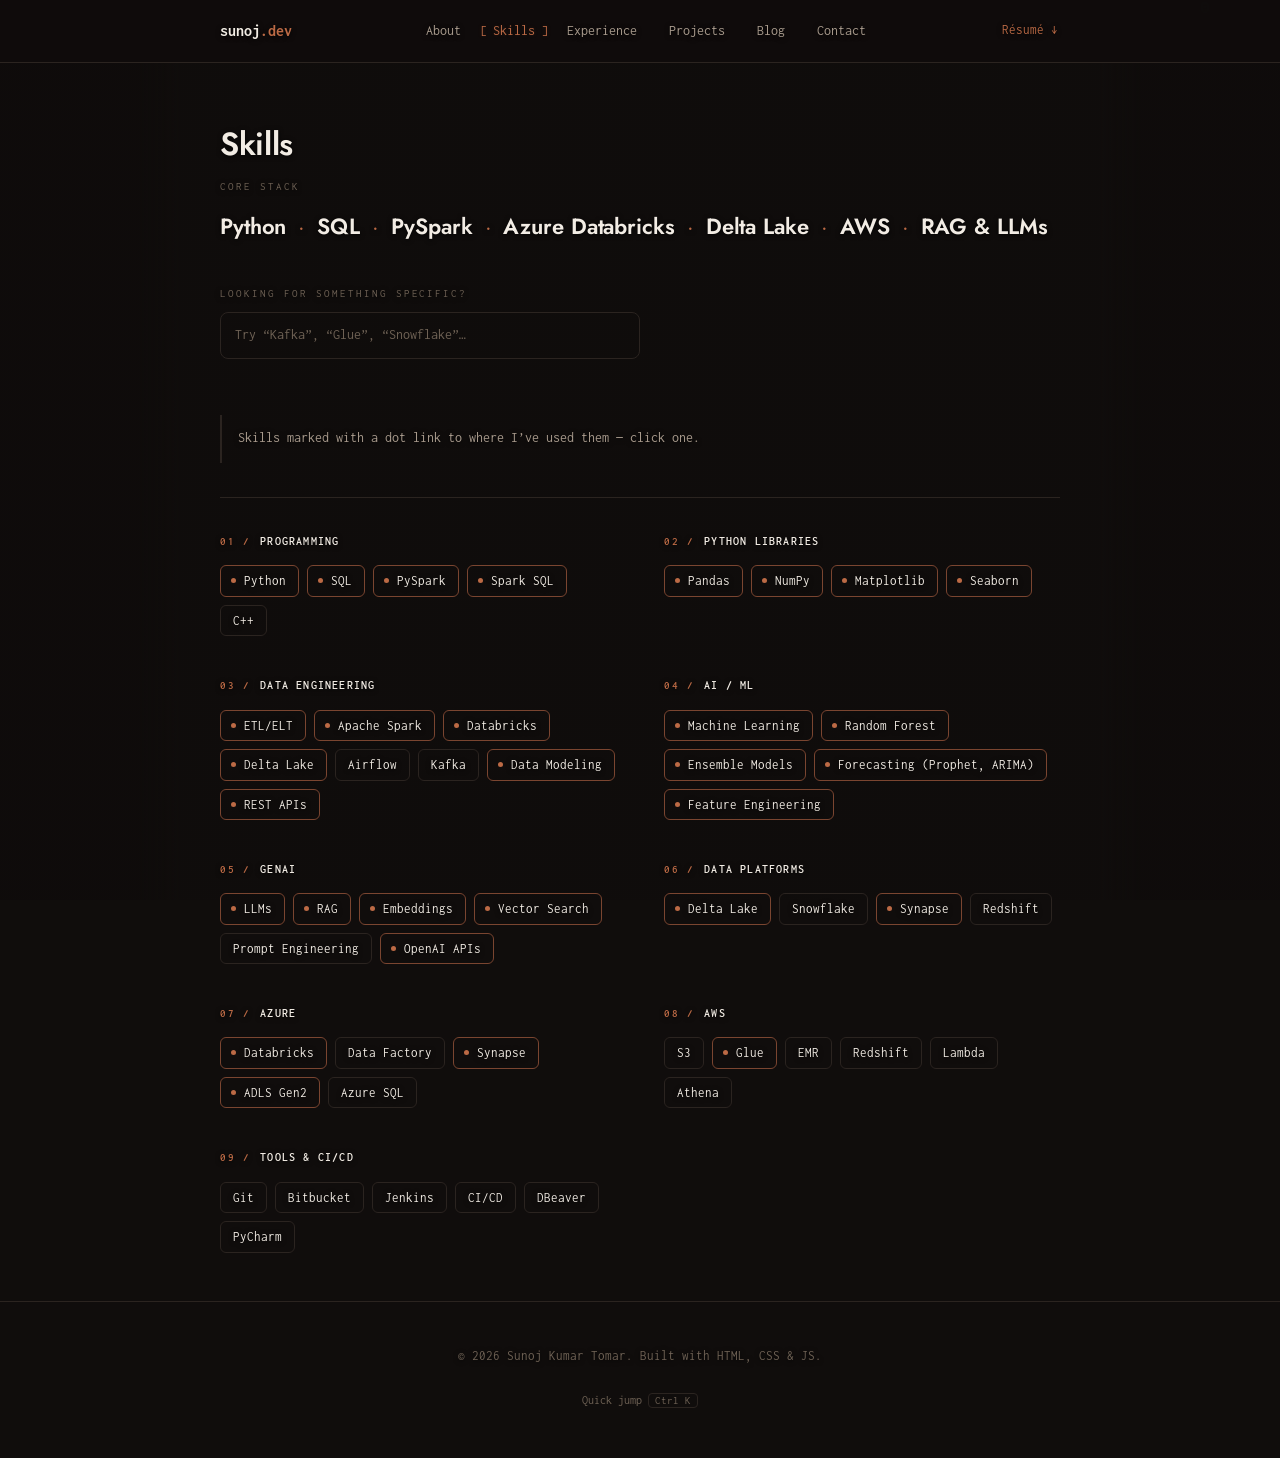
<file: skills.html>
<!DOCTYPE html>
<html lang="en">
<head>
<meta charset="UTF-8">
<meta name="viewport" content="width=device-width, initial-scale=1.0">
<title>Skills — Sunoj Kumar Tomar</title>
<meta name="description" content="Technical skills of Sunoj Kumar Tomar — Python, PySpark, SQL, Azure Databricks, Delta Lake, AWS, GenAI (RAG, LLMs, vector search) and forecasting.">
<link rel="canonical" href="https://sunojt23.github.io/Sunoj_Portfolio/skills.html">
<meta name="theme-color" content="#100d0c">
<meta property="og:type" content="website">
<meta property="og:site_name" content="Sunoj Kumar Tomar">
<meta property="og:title" content="Skills — Sunoj Kumar Tomar">
<meta property="og:description" content="Technical skills of Sunoj Kumar Tomar — Python, PySpark, SQL, Azure Databricks, Delta Lake, AWS, GenAI (RAG, LLMs, vector search) and forecasting.">
<meta property="og:url" content="https://sunojt23.github.io/Sunoj_Portfolio/skills.html">
<meta property="og:image" content="https://sunojt23.github.io/Sunoj_Portfolio/og-image.png">
<meta property="og:image:width" content="1200">
<meta property="og:image:height" content="630">
<meta property="og:image:alt" content="Sunoj Kumar Tomar — Data Engineer">
<meta name="twitter:card" content="summary_large_image">
<meta name="twitter:title" content="Skills — Sunoj Kumar Tomar">
<meta name="twitter:description" content="Technical skills of Sunoj Kumar Tomar — Python, PySpark, SQL, Azure Databricks, Delta Lake, AWS, GenAI (RAG, LLMs, vector search) and forecasting.">
<meta name="twitter:image" content="https://sunojt23.github.io/Sunoj_Portfolio/og-image.png">
<link rel="icon" href="favicon.svg" type="image/svg+xml">
<link rel="apple-touch-icon" href="apple-touch-icon.png">
<link rel="preconnect" href="https://fonts.googleapis.com">
<link rel="preconnect" href="https://fonts.gstatic.com" crossorigin>
<link href="https://fonts.googleapis.com/css2?family=Jost:ital,wght@0,400;0,500;0,600;0,700;1,400;1,500&family=Inconsolata:wght@400;500;600;700&display=swap" rel="stylesheet">
<link rel="stylesheet" href="styles.css">
</head>
<body>

<canvas id="rain" aria-hidden="true"></canvas>
<div class="bg-overlay" aria-hidden="true"></div>

<header class="nav">
  <div class="nav-inner">
    <a href="index.html" class="logo">sunoj<span class="accent">.dev</span></a>
    <nav class="tabs" id="tabs">
      <a href="about.html" class="tab">About</a>
      <a href="skills.html" class="tab">Skills</a>
      <a href="experience.html" class="tab">Experience</a>
      <a href="projects.html" class="tab">Projects</a>
      <a href="blog.html" class="tab">Blog</a>
      <a href="contact.html" class="tab">Contact</a>
    </nav>
    <a href="assets/Sunoj_Kumar_Tomar_Resume.pdf" class="nav-resume" download>Résumé ↓</a>
    <button class="menu-btn" id="menuBtn" aria-label="Toggle menu">☰</button>
  </div>
</header>

<main>

  <section class="page-head">
    <h1 class="page-title">Skills</h1>
  </section>

  <section class="section section-noborder">

    <!-- ===== core stack: what to remember if you remember nothing else ===== -->
    <div class="core-stack">
      <p class="mini-label">Core stack</p>
      <ul class="core-stack-list">
        <li>Python</li>
        <li>SQL</li>
        <li>PySpark</li>
        <li>Azure Databricks</li>
        <li>Delta Lake</li>
        <li>AWS</li>
        <li>RAG &amp; LLMs</li>
      </ul>
    </div>

    <!-- ===== finder: recruiters work from keyword checklists ===== -->
    <div class="skill-finder">
      <label class="mini-label" for="skillFinder">Looking for something specific?</label>
      <input id="skillFinder" class="finder-input" type="search" placeholder="Try &ldquo;Kafka&rdquo;, &ldquo;Glue&rdquo;, &ldquo;Snowflake&rdquo;&hellip;" autocomplete="off" spellcheck="false">
      <p class="finder-result" id="finderResult" aria-live="polite"></p>
    </div>

    <div class="skill-evidence" id="skillEvidence" aria-live="polite"><span class="ev-hint">Skills marked with a dot link to where I&rsquo;ve used them &mdash; click one.</span></div>

    <div class="skills-list">
      <div class="skill-group">
        <h3>Programming</h3>
        <div class="skill-chips"><button type="button" class="skill-item has-ev" data-ev="rag inventory eurekai" aria-pressed="false">Python</button><button type="button" class="skill-item has-ev" data-ev="cognizant" aria-pressed="false">SQL</button><button type="button" class="skill-item has-ev" data-ev="cognizant" aria-pressed="false">PySpark</button><button type="button" class="skill-item has-ev" data-ev="cognizant" aria-pressed="false">Spark SQL</button><span class="skill-item">C++</span></div>
      </div>
      <div class="skill-group">
        <h3>Python Libraries</h3>
        <div class="skill-chips"><button type="button" class="skill-item has-ev" data-ev="inventory" aria-pressed="false">Pandas</button><button type="button" class="skill-item has-ev" data-ev="inventory" aria-pressed="false">NumPy</button><button type="button" class="skill-item has-ev" data-ev="inventory" aria-pressed="false">Matplotlib</button><button type="button" class="skill-item has-ev" data-ev="inventory" aria-pressed="false">Seaborn</button></div>
      </div>
      <div class="skill-group">
        <h3>Data Engineering</h3>
        <div class="skill-chips"><button type="button" class="skill-item has-ev" data-ev="cognizant inventory" aria-pressed="false">ETL/ELT</button><button type="button" class="skill-item has-ev" data-ev="cognizant" aria-pressed="false">Apache Spark</button><button type="button" class="skill-item has-ev" data-ev="cognizant" aria-pressed="false">Databricks</button><button type="button" class="skill-item has-ev" data-ev="cognizant" aria-pressed="false">Delta Lake</button><span class="skill-item">Airflow</span><span class="skill-item">Kafka</span><button type="button" class="skill-item has-ev" data-ev="cognizant" aria-pressed="false">Data Modeling</button><button type="button" class="skill-item has-ev" data-ev="inventory" aria-pressed="false">REST APIs</button></div>
      </div>
      <div class="skill-group">
        <h3>AI / ML</h3>
        <div class="skill-chips"><button type="button" class="skill-item has-ev" data-ev="eurekai" data-alias="ml" aria-pressed="false">Machine Learning</button><button type="button" class="skill-item has-ev" data-ev="eurekai" aria-pressed="false">Random Forest</button><button type="button" class="skill-item has-ev" data-ev="eurekai" aria-pressed="false">Ensemble Models</button><button type="button" class="skill-item has-ev" data-ev="inventory" aria-pressed="false">Forecasting (Prophet, ARIMA)</button><button type="button" class="skill-item has-ev" data-ev="eurekai inventory" aria-pressed="false">Feature Engineering</button></div>
      </div>
      <div class="skill-group">
        <h3>GenAI</h3>
        <div class="skill-chips"><button type="button" class="skill-item has-ev" data-ev="rag" data-alias="llm gpt" aria-pressed="false">LLMs</button><button type="button" class="skill-item has-ev" data-ev="rag" data-alias="retrieval augmented generation" aria-pressed="false">RAG</button><button type="button" class="skill-item has-ev" data-ev="rag" aria-pressed="false">Embeddings</button><button type="button" class="skill-item has-ev" data-ev="rag" data-alias="vector db" aria-pressed="false">Vector Search</button><span class="skill-item">Prompt Engineering</span><button type="button" class="skill-item has-ev" data-ev="rag" data-alias="openai gpt" aria-pressed="false">OpenAI APIs</button></div>
      </div>
      <div class="skill-group">
        <h3>Data Platforms</h3>
        <div class="skill-chips"><button type="button" class="skill-item has-ev" data-ev="cognizant" aria-pressed="false">Delta Lake</button><span class="skill-item">Snowflake</span><button type="button" class="skill-item has-ev" data-ev="cognizant" aria-pressed="false">Synapse</button><span class="skill-item">Redshift</span></div>
      </div>
      <div class="skill-group">
        <h3>Azure</h3>
        <div class="skill-chips"><button type="button" class="skill-item has-ev" data-ev="cognizant" aria-pressed="false">Databricks</button><span class="skill-item" data-alias="adf">Data Factory</span><button type="button" class="skill-item has-ev" data-ev="cognizant" aria-pressed="false">Synapse</button><button type="button" class="skill-item has-ev" data-ev="cognizant" data-alias="adls data lake" aria-pressed="false">ADLS Gen2</button><span class="skill-item">Azure SQL</span></div>
      </div>
      <div class="skill-group">
        <h3>AWS</h3>
        <div class="skill-chips"><span class="skill-item">S3</span><button type="button" class="skill-item has-ev" data-ev="cognizant" aria-pressed="false">Glue</button><span class="skill-item">EMR</span><span class="skill-item">Redshift</span><span class="skill-item">Lambda</span><span class="skill-item">Athena</span></div>
      </div>
      <div class="skill-group">
        <h3>Tools &amp; CI/CD</h3>
        <div class="skill-chips"><span class="skill-item">Git</span><span class="skill-item">Bitbucket</span><span class="skill-item">Jenkins</span><span class="skill-item" data-alias="cicd">CI/CD</span><span class="skill-item">DBeaver</span><span class="skill-item">PyCharm</span></div>
      </div>
    </div>
  </section>

</main>

<footer class="footer">
  <p>&copy; <span id="year"></span> Sunoj Kumar Tomar. Built with HTML, CSS &amp; JS.</p>
</footer>

<script src="script.js"></script>
</body>
</html>
</file>
<file: styles.css>
/* ===================================================
   Sunoj Kumar Tomar — Portfolio
   Warm ink + a single terracotta accent. Text-only. Artisanal minimal.
   Motion throughout is deliberately quiet — small movements, soft glows.
   =================================================== */

:root {
  --bg: #100d0c;
  --border: #2b2420;

  --text: #f2ece4;
  --text-dim: #a89a8c;
  --text-faint: #6f6255;

  --accent: #bc6a45;
  --accent-bright: #d98a5f;
  --accent-dim: #7a4530;

  --max-width: 880px;
  --mono: "Inconsolata", "SF Mono", "Fira Code", "JetBrains Mono", Consolas, "Courier New", monospace;
  --display: "Jost", "Futura", "Century Gothic", var(--mono);
}

* { box-sizing: border-box; }

html { scroll-behavior: smooth; height: 100%; }

/* Sticky-footer layout: main grows to fill whatever space the viewport has
   left after the nav, so the footer always sits at the bottom edge instead
   of floating high up under short pages. */
body {
  margin: 0;
  min-height: 100vh;
  display: flex;
  flex-direction: column;
  overflow-x: hidden; /* contains the nav's scan-line sweep without ever clipping the dropdown */
  background: var(--bg);
  color: var(--text);
  font-family: var(--mono);
  font-size: 15px;
  line-height: 1.6;
  -webkit-font-smoothing: antialiased;
  text-shadow: 0 1px 5px rgba(0, 0, 0, 0.9);
}

a { color: inherit; text-decoration: none; }

::selection { background: rgba(188, 106, 69, 0.3); color: var(--accent-bright); }

.accent { color: var(--accent); }

/* ---------------- BACKGROUND ANIMATION ---------------- */
/* Binary rain runs full-bleed. The overlay is dark and near-opaque directly
   behind the text column (readability first) and fades out toward the page
   margins, so the animation stays visible without ever sitting under copy. */
#rain {
  position: fixed;
  inset: 0;
  z-index: 0;
  display: block;
  width: 100%;
  height: 100%;
}

.bg-overlay {
  position: fixed;
  inset: 0;
  z-index: 1;
  background: linear-gradient(
    to right,
    rgba(16, 13, 12, 0.4) 0%,
    rgba(16, 13, 12, 0.4) calc(50% - 500px),
    rgba(16, 13, 12, 0.94) calc(50% - 460px),
    rgba(16, 13, 12, 0.94) calc(50% + 460px),
    rgba(16, 13, 12, 0.4) calc(50% + 500px),
    rgba(16, 13, 12, 0.4) 100%
  );
  pointer-events: none;
}

.nav, main, .footer { position: relative; z-index: 2; }

/* ---------------- NAV ---------------- */
.nav {
  flex: 0 0 auto;
  position: sticky;
  top: 0;
  z-index: 50;
  background: rgba(16, 13, 12, 0.92);
  backdrop-filter: blur(8px);
  border-bottom: 1px solid var(--border);
}

/* A slow scanning light traveling the bottom edge — ambient, not distracting. */
.nav::after {
  content: "";
  position: absolute;
  bottom: -1px;
  left: -140px;
  width: 140px;
  height: 1px;
  background: linear-gradient(90deg, transparent, var(--accent), transparent);
  animation: nav-scan 11s linear infinite;
  opacity: 0.35;
}

@keyframes nav-scan {
  0% { left: -140px; }
  100% { left: 100%; }
}

.nav-inner {
  max-width: var(--max-width);
  margin: 0 auto;
  padding: 16px 20px;
  display: flex;
  align-items: center;
  justify-content: space-between;
  gap: 16px;
}

.logo {
  font-weight: 700;
  font-size: 16px;
  color: var(--text);
  white-space: nowrap;
  transition: text-shadow 0.2s ease;
}

.logo:hover { text-shadow: 0 0 6px rgba(188, 106, 69, 0.3); }

.tabs {
  display: flex;
  align-items: center;
  gap: 28px;
  flex-wrap: wrap;
}

/* Each link sits between a pair of targeting brackets that snap in on
   hover/focus, with the label nudging inward to meet them — a small,
   deliberate HUD-select motion instead of a plain underline. */
.tab {
  position: relative;
  font-size: 13.5px;
  color: var(--text-dim);
  padding: 4px 2px;
  transition: color 0.2s ease, transform 0.2s ease, text-shadow 0.2s ease;
}

.tab::before,
.tab::after {
  content: "";
  position: absolute;
  top: 50%;
  color: var(--accent);
  font-weight: 400;
  opacity: 0;
  transition: opacity 0.2s ease, transform 0.2s ease;
  pointer-events: none;
}

.tab::before {
  content: "[";
  left: -11px;
  transform: translate(6px, -50%);
}

.tab::after {
  content: "]";
  right: -11px;
  transform: translate(-6px, -50%);
}

.tab:hover,
.tab:focus-visible {
  color: var(--text);
  text-shadow: 0 0 5px rgba(188, 106, 69, 0.2);
}

.tab:hover::before,
.tab:hover::after,
.tab:focus-visible::before,
.tab:focus-visible::after,
.tab.active::before,
.tab.active::after {
  opacity: 1;
  transform: translate(0, -50%);
}

.tab.active {
  color: var(--accent);
  text-shadow: 0 0 4px rgba(188, 106, 69, 0.18);
}

.nav-resume {
  position: relative;
  font-size: 13px;
  color: var(--accent);
  padding: 4px 2px;
  white-space: nowrap;
  transition: color 0.2s ease, text-shadow 0.2s ease;
}

.nav-resume::after {
  content: "";
  position: absolute;
  left: 2px;
  right: 2px;
  bottom: 0;
  height: 1px;
  background: var(--accent);
  transform: scaleX(0);
  transform-origin: left;
  transition: transform 0.25s ease;
}

.nav-resume:hover,
.nav-resume:focus-visible {
  color: var(--accent-bright);
  text-shadow: 0 0 5px rgba(188, 106, 69, 0.25);
}

.nav-resume:hover::after,
.nav-resume:focus-visible::after { transform: scaleX(1); }

@media (prefers-reduced-motion: reduce) {
  .nav::after { animation: none; display: none; }
  .tab, .tab::before, .tab::after, .nav-resume, .nav-resume::after { transition: none; }
}

.menu-btn {
  display: none;
  background: none;
  border: 1px solid var(--border);
  color: var(--text);
  border-radius: 6px;
  font-size: 16px;
  padding: 4px 10px;
  cursor: pointer;
}

/* Home page only: the nav stays collapsed to just the logo and this button
   at every width, unpacking into the full link list on click — keeping
   the intro page down to essentially nothing but itself. */
.nav-compact .menu-btn { display: inline-block; }

.nav-compact .tabs {
  position: absolute;
  top: 100%;
  left: 0;
  right: 0;
  background: rgba(16, 13, 12, 0.97);
  backdrop-filter: blur(8px);
  border-bottom: 1px solid var(--border);
  flex-direction: column;
  align-items: flex-start;
  gap: 14px;
  padding: 14px 20px 20px;
  display: none;
}

.nav-compact .tabs.open { display: flex; }

.tabs .nav-resume { color: var(--accent); }

/* ---------------- LAYOUT ---------------- */
main {
  flex: 1 0 auto;
  display: flex;
  flex-direction: column;
  width: 100%;
  max-width: var(--max-width);
  margin: 0 auto;
  padding: 0 20px;
}

/* The intro: perfectly centered, both axes, filling whatever room is left
   between the nav and the footer — never a tall gap above a low footer. */
.hero {
  flex: 1;
  display: flex;
  flex-direction: column;
  justify-content: center;
  align-items: center;
  text-align: center;
  padding: 48px 0;
}

/* Default state is always fully visible, legible text — .js-anim is added
   by script.js right before the reveal starts, so a slow/blocked/failed
   script never leaves real content faded out. */
.hero-role {
  font-family: var(--display);
  font-weight: 500;
  margin: 14px 0 0;
  font-size: clamp(15px, 2.4vw, 19px);
  color: var(--text-dim);
  text-transform: uppercase;
  letter-spacing: 0.16em;
  transition: opacity 0.8s cubic-bezier(0.22, 0.8, 0.2, 1),
              filter 0.8s cubic-bezier(0.22, 0.8, 0.2, 1),
              transform 0.8s cubic-bezier(0.22, 0.8, 0.2, 1);
}

.hero-role.js-anim { opacity: 0; filter: blur(4px); transform: translateY(6px); }

.hero-quote {
  margin: 30px 0 0;
  max-width: 420px;
  font-size: 13.5px;
  font-style: italic;
  color: var(--text-faint);
  transition: opacity 0.8s cubic-bezier(0.22, 0.8, 0.2, 1),
              filter 0.8s cubic-bezier(0.22, 0.8, 0.2, 1),
              transform 0.8s cubic-bezier(0.22, 0.8, 0.2, 1);
}

.hero-quote.js-anim { opacity: 0; filter: blur(4px); transform: translateY(6px); }

.quote-attr {
  display: block;
  margin-top: 6px;
  font-style: normal;
  font-size: 10.5px;
  letter-spacing: 0.14em;
  text-transform: uppercase;
  color: var(--text-faint);
  opacity: 0.75;
}

.social-row {
  display: flex;
  align-items: center;
  gap: 22px;
  margin-top: 34px;
  transition: opacity 0.8s cubic-bezier(0.22, 0.8, 0.2, 1),
              filter 0.8s cubic-bezier(0.22, 0.8, 0.2, 1),
              transform 0.8s cubic-bezier(0.22, 0.8, 0.2, 1);
}

.social-row.js-anim { opacity: 0; filter: blur(4px); transform: translateY(6px); }

.social-icon {
  color: var(--text-faint);
  transition: color 0.15s ease, filter 0.15s ease, transform 0.15s ease;
}

.social-icon svg { width: 19px; height: 19px; display: block; }

.social-icon:hover,
.social-icon:focus-visible {
  color: var(--accent);
  filter: drop-shadow(0 0 3px rgba(188, 106, 69, 0.3));
  transform: translateY(-1px);
}

/* A quiet status line under the icons — says what recruiters want to know
   without adding anything to the minimal hero. Links to Contact. */
.availability {
  display: inline-flex;
  align-items: center;
  gap: 10px;
  margin-top: 26px;
  font-size: 12.5px;
  letter-spacing: 0.04em;
  color: var(--text-faint);
  transition: color 0.2s ease, opacity 0.8s cubic-bezier(0.22, 0.8, 0.2, 1),
              filter 0.8s cubic-bezier(0.22, 0.8, 0.2, 1), transform 0.8s cubic-bezier(0.22, 0.8, 0.2, 1);
}

.availability.js-anim { opacity: 0; filter: blur(4px); transform: translateY(6px); }
.availability:hover, .availability:focus-visible { color: var(--accent-bright); }

.avail-dot {
  position: relative;
  width: 7px;
  height: 7px;
  border-radius: 50%;
  background: var(--accent);
}

.avail-dot::after {
  content: "";
  position: absolute;
  inset: 0;
  border-radius: 50%;
  background: var(--accent);
  animation: avail-pulse 2.6s ease-out infinite;
}

@keyframes avail-pulse {
  0%   { transform: scale(1);   opacity: 0.55; }
  70%  { transform: scale(2.9); opacity: 0; }
  100% { transform: scale(2.9); opacity: 0; }
}

@media (prefers-reduced-motion: reduce) {
  .avail-dot::after { animation: none; display: none; }
}

.section { padding: 48px 0; border-top: 1px solid var(--border); }

.section-noborder { border-top: none; padding-top: 0; }
.section-tight { padding-bottom: 36px; }

/* ---------------- PAGE HEAD (sub-pages) ---------------- */
/* One quiet line per page — no path, no comment syntax, just the word. */
.page-head { padding: 56px 0 8px; }

.page-title {
  font-family: var(--display);
  font-size: clamp(26px, 3.8vw, 32px);
  font-weight: 600;
  color: var(--text);
  margin: 0;
  letter-spacing: -0.01em;
}

/* ---------------- STATS ---------------- */
.stats-row {
  display: flex;
  flex-wrap: wrap;
  gap: 28px 40px;
}

.stat {
  display: flex;
  flex-direction: column;
  gap: 2px;
  transition: opacity 0.7s ease, filter 0.7s ease, transform 0.7s ease;
  transition-delay: var(--delay, 0s);
}

.stat.js-anim { opacity: 0; filter: blur(3px); transform: translateY(7px); }

.stat-num {
  font-family: var(--display);
  font-size: 27px;
  font-weight: 600;
  color: var(--accent);
  font-variant-numeric: tabular-nums;
  text-shadow: 0 0 8px rgba(188, 106, 69, 0.15);
}

.stat-label {
  font-size: 12px;
  color: var(--text-dim);
}

/* ---------------- TERMINAL-STYLE LINES ---------------- */
.line {
  margin: 0 0 8px;
  font-size: 14px;
}

.prompt { color: var(--accent); margin-right: 8px; font-weight: 700; }

.line.muted { color: var(--text-dim); }

.line.result { color: var(--text-dim); }

.typed-name {
  font-size: clamp(38px, 8vw, 72px);
  font-weight: 700;
  margin: 0;
  color: #fff;
  letter-spacing: -0.01em;
}

.summary { max-width: 640px; }

.cta-row {
  display: flex;
  flex-wrap: wrap;
  align-items: center;
  gap: 6px 18px;
  margin-top: 22px;
  font-size: 13.5px;
}

.btn {
  color: var(--text-dim);
  padding: 2px 0;
  border-bottom: 1px solid transparent;
  transition: color 0.15s ease, border-color 0.15s ease;
}

.btn:hover { color: var(--text); border-color: var(--text-dim); }

.btn-primary {
  color: var(--accent);
  font-weight: 700;
}

.btn-primary:hover { color: var(--accent-bright); }

/* ---------------- ABOUT — artistic, not coded ---------------- */
/* A large statement that pulls into focus, line by line — blur and lift,
   not code syntax. This is the page's centerpiece, so it gets real weight. */
.about-statement {
  font-family: var(--display);
  margin: 0;
  max-width: 740px;
  font-size: clamp(28px, 4.6vw, 44px);
  font-weight: 600;
  line-height: 1.3;
  letter-spacing: -0.01em;
  color: var(--text);
}

.reveal-line {
  display: block;
  transition: opacity 0.9s cubic-bezier(0.22, 0.8, 0.2, 1),
              filter 0.9s cubic-bezier(0.22, 0.8, 0.2, 1),
              transform 0.9s cubic-bezier(0.22, 0.8, 0.2, 1);
  transition-delay: var(--delay, 0s);
}

.reveal-line.js-anim { opacity: 0; filter: blur(5px); transform: translateY(10px); }

/* Facts read like a gallery wall label, not a data structure. */
.facts-grid {
  display: grid;
  grid-template-columns: repeat(auto-fit, minmax(180px, 1fr));
  gap: 30px 32px;
}

.fact-wide { grid-column: 1 / -1; }

.fact {
  transition: opacity 0.7s ease, filter 0.7s ease, transform 0.7s ease;
  transition-delay: var(--delay, 0s);
}

.fact.js-anim { opacity: 0; filter: blur(3px); transform: translateY(7px); }

.fact-label {
  margin: 0 0 6px;
  font-size: 11px;
  text-transform: uppercase;
  letter-spacing: 0.14em;
  color: var(--text-faint);
}

.fact-value {
  margin: 0;
  font-size: 14.5px;
  color: var(--text);
  max-width: 46ch;
}

.about-text {
  color: var(--text-dim);
  max-width: 700px;
  margin: 0 0 24px;
  font-size: 14.5px;
}

.mini-label {
  margin: 0 0 20px;
  font-size: 11px;
  color: var(--text-faint);
  text-transform: uppercase;
  letter-spacing: 0.18em;
}

/* A small numbered eyebrow above each entry in a list — Experience, Projects,
   Blog — inspired by the "01 / project name" convention common to case-study
   portfolios. Just a quiet count, not a page number or a replacement image. */
.entry-num {
  margin: 0 0 10px;
  font-size: 11px;
  font-weight: 600;
  color: var(--accent);
  letter-spacing: 0.14em;
}

.entry-num::after { content: " /"; color: var(--text-faint); font-weight: 400; }

/* ---------------- QUOTE SLIDER ---------------- */
/* One quote at a time, sliding — auto-advances, pauses on hover/focus,
   always controllable via the dots. */
.quote-slider {
  position: relative;
  overflow: hidden;
}

.quote-track {
  display: flex;
  transition: transform 0.6s cubic-bezier(0.22, 0.8, 0.2, 1);
}

.quote-slide {
  flex: 0 0 100%;
  margin: 0;
  min-width: 0;
}

.quote-slide p {
  font-family: var(--display);
  margin: 0 0 10px;
  font-size: clamp(18px, 2.8vw, 24px);
  font-weight: 400;
  font-style: italic;
  line-height: 1.5;
  color: var(--text);
  max-width: 640px;
}

.quote-slide cite {
  display: block;
  font-style: normal;
  font-size: 11.5px;
  letter-spacing: 0.1em;
  text-transform: uppercase;
  color: var(--accent);
}

.quote-dots {
  display: flex;
  gap: 8px;
  margin-top: 22px;
}

.quote-dot {
  width: 6px;
  height: 6px;
  border-radius: 50%;
  background: var(--border);
  border: none;
  padding: 0;
  cursor: pointer;
  transition: background 0.2s ease, transform 0.2s ease;
}

.quote-dot:hover { background: var(--text-dim); }

.quote-dot.active { background: var(--accent); transform: scale(1.15); }

/* ---------------- BLOG STRIP ---------------- */
/* A horizontally scrollable row of post previews — drag/swipe/wheel, with
   arrow buttons for discoverability. Snaps one post at a time. */
.blog-slider-wrap {
  position: relative;
  display: flex;
  align-items: center;
  gap: 12px;
}

.blog-slider {
  display: flex;
  gap: 28px;
  overflow-x: auto;
  scroll-snap-type: x mandatory;
  scroll-behavior: smooth;
  padding: 2px 2px 6px;
  scrollbar-width: thin;
  scrollbar-color: var(--border) transparent;
}

.blog-slider .blog-slide {
  flex: 0 0 min(340px, 100%);
  scroll-snap-align: start;
  border-bottom: none;
  padding-bottom: 0;
}

.slider-arrow {
  flex: 0 0 auto;
  width: 30px;
  height: 30px;
  border: 1px solid var(--border);
  border-radius: 50%;
  background: none;
  color: var(--text-dim);
  font-size: 16px;
  line-height: 1;
  cursor: pointer;
  transition: color 0.15s ease, border-color 0.15s ease;
}

.slider-arrow:hover { color: var(--accent); border-color: var(--accent-dim); }

.slider-arrow[hidden] { display: none; }

/* ---------------- SKILLS ---------------- */
/* A headline row, a keyword finder, then numbered groups of chips in two
   columns — built for scanning, with no invented proficiency levels. */
.core-stack { margin: 0 0 40px; }
.core-stack .mini-label { margin-bottom: 14px; }

.core-stack-list {
  display: flex;
  flex-wrap: wrap;
  gap: 6px 0;
  margin: 0;
  padding: 0;
  list-style: none;
}

.core-stack-list li {
  font-family: var(--display);
  font-weight: 600;
  font-size: clamp(16px, 2.4vw, 22px);
  letter-spacing: -0.005em;
  color: var(--text);
}

.core-stack-list li:not(:last-child)::after {
  content: "\00b7";
  margin: 0 0.55em;
  font-weight: 400;
  color: var(--accent);
}

.skill-finder { margin: 0 0 26px; }
.skill-finder .mini-label { display: block; margin-bottom: 10px; }

.finder-input {
  width: 100%;
  max-width: 420px;
  padding: 11px 14px;
  background: transparent;
  border: 1px solid var(--border);
  border-radius: 8px;
  outline: none;
  font: inherit;
  font-size: 14px;
  color: var(--text);
  text-shadow: none;
  transition: border-color 0.2s ease;
}

.finder-input::placeholder { color: var(--text-faint); }
.finder-input:focus { border-color: var(--accent-dim); }

.finder-result { min-height: 1.6em; margin: 10px 0 0; font-size: 12.5px; color: var(--text-faint); }
.finder-result strong { color: var(--accent-bright); font-weight: 600; }

.skills-list {
  counter-reset: sg;
  display: grid;
  grid-template-columns: repeat(2, minmax(0, 1fr));
  gap: 40px 48px;
  margin-top: 34px;
  padding-top: 34px;
  border-top: 1px solid var(--border);
}

.skill-group { transition: opacity 0.3s ease; }
.skill-group.is-muted { opacity: 0.28; }

.skill-group h3 {
  display: flex;
  align-items: baseline;
  gap: 10px;
  margin: 0 0 14px;
  font-size: 12px;
  font-weight: 600;
  text-transform: uppercase;
  letter-spacing: 0.1em;
  color: var(--text);
}

.skill-group h3::before {
  counter-increment: sg;
  content: counter(sg, decimal-leading-zero) " /";
  font-size: 11px;
  letter-spacing: 0.14em;
  color: var(--accent);
}

.skill-chips { display: flex; flex-wrap: wrap; gap: 8px; }

/* Each chip fades and lifts into place, staggered, the first time its group
   scrolls into view — then stays put. */
.skill-item {
  display: inline-block;
  padding: 5px 12px;
  border: 1px solid var(--border);
  border-radius: 6px;
  font-size: 13px;
  line-height: 1.5;
  color: var(--text);
  transition: opacity 0.5s ease, transform 0.5s ease, color 0.15s ease,
              border-color 0.2s ease, background 0.2s ease;
  transition-delay: var(--delay, 0s);
}

.skill-item.js-anim { opacity: 0; transform: translateY(4px); }
.skill-item:hover { border-color: var(--text-faint); }

@media (max-width: 900px) {
  /* Wrapping would strand a separator dot at the end of a line. */
  .core-stack-list { gap: 6px 22px; }
  .core-stack-list li:not(:last-child)::after { display: none; }
}

/* While the finder is in use, reveal staggering would just feel laggy. */
.skills-list.is-finding .skill-item { transition-delay: 0s; }

/* ---------------- EXPERIENCE ---------------- */
.timeline {
  display: flex;
  flex-direction: column;
  gap: 52px;
}

.job {
  position: relative;
  padding-left: 20px;
  border-left: 2px solid var(--border);
  transition: opacity 0.8s cubic-bezier(0.22, 0.8, 0.2, 1),
              filter 0.8s cubic-bezier(0.22, 0.8, 0.2, 1),
              transform 0.8s cubic-bezier(0.22, 0.8, 0.2, 1);
  transition-delay: var(--delay, 0s);
}

.job.js-anim { opacity: 0; filter: blur(4px); transform: translateY(9px); }

.job::before {
  content: "";
  position: absolute;
  left: -6px;
  top: 4px;
  width: 10px;
  height: 10px;
  border-radius: 50%;
  background: var(--accent);
  box-shadow: 0 0 0 3px var(--bg), 0 0 4px rgba(188, 106, 69, 0.4);
}

.timeline.in-view .job::before {
  animation: job-pulse 1.3s ease;
  animation-delay: var(--delay, 0s);
}

@keyframes job-pulse {
  0% { box-shadow: 0 0 0 3px var(--bg), 0 0 0 rgba(188, 106, 69, 0); }
  40% { box-shadow: 0 0 0 3px var(--bg), 0 0 9px rgba(188, 106, 69, 0.55); }
  100% { box-shadow: 0 0 0 3px var(--bg), 0 0 4px rgba(188, 106, 69, 0.4); }
}

.job-head {
  display: flex;
  flex-wrap: wrap;
  align-items: baseline;
  justify-content: space-between;
  gap: 8px;
}

.job-head h3 { font-family: var(--display); font-weight: 600; margin: 0; font-size: 17px; color: var(--text); }

.job-date {
  font-size: 12.5px;
  color: var(--text-faint);
  white-space: nowrap;
}

.job-meta {
  margin: 4px 0 12px;
  font-size: 13px;
  color: var(--accent);
}

.job-list {
  margin: 0;
  padding-left: 18px;
  color: var(--text-dim);
  font-size: 13.5px;
}

.job-list li { margin-bottom: 8px; }
.job-list li::marker { color: var(--accent-dim); }
.job-list strong { color: var(--text); }

/* ---------------- PROJECTS ---------------- */
.projects-list {
  display: flex;
  flex-direction: column;
  gap: 48px;
}

.project {
  padding-bottom: 32px;
  border-bottom: 1px solid var(--border);
}

.project:last-child { border-bottom: none; padding-bottom: 0; }

.project-head {
  display: flex;
  align-items: baseline;
  flex-wrap: wrap;
  gap: 8px;
  margin-bottom: 2px;
}

.project-head h3 { font-family: var(--display); font-weight: 600; margin: 0; font-size: 17px; color: var(--text); }

.project-date {
  font-size: 12px;
  color: var(--text-faint);
  margin: 0 0 12px;
}

.project-desc {
  font-size: 13.5px;
  color: var(--text-dim);
  margin: 0 0 12px;
  max-width: 700px;
}

.project-stack {
  font-size: 12.5px;
  color: var(--text-faint);
}

.project-stack span { color: var(--accent); }

/* ---------------- BLOG ---------------- */
.blog-list {
  display: flex;
  flex-direction: column;
  gap: 48px;
}

.blog-post {
  padding-bottom: 32px;
  border-bottom: 1px solid var(--border);
  transition: opacity 0.8s cubic-bezier(0.22, 0.8, 0.2, 1),
              filter 0.8s cubic-bezier(0.22, 0.8, 0.2, 1),
              transform 0.8s cubic-bezier(0.22, 0.8, 0.2, 1);
  transition-delay: var(--delay, 0s);
}

.blog-post.js-anim { opacity: 0; filter: blur(4px); transform: translateY(8px); }

.blog-post:last-child { border-bottom: none; padding-bottom: 0; }

.blog-title { font-family: var(--display); font-weight: 600; margin: 0 0 6px; font-size: 17px; }

.blog-title a {
  color: var(--text);
  transition: color 0.15s ease, text-shadow 0.15s ease;
}

.blog-title a:hover { color: var(--accent-bright); text-shadow: 0 0 5px rgba(188, 106, 69, 0.22); }

.blog-date {
  font-size: 12px;
  color: var(--text-faint);
  margin: 0 0 12px;
}

.blog-source {
  margin-left: 6px;
  padding-left: 10px;
  border-left: 1px solid var(--border);
  font-size: 11px;
  letter-spacing: 0.06em;
  text-transform: uppercase;
  color: var(--accent);
}

.blog-excerpt {
  font-size: 13.5px;
  color: var(--text-dim);
  margin: 0 0 12px;
  max-width: 700px;
}

.blog-link {
  font-size: 12.5px;
  color: var(--accent);
  transition: color 0.15s ease, text-shadow 0.15s ease;
}

.blog-link:hover { color: var(--accent-bright); text-shadow: 0 0 5px rgba(188, 106, 69, 0.22); }

/* ---------------- CONTACT ---------------- */
/* One clear sentence of intent, one unmistakable primary action (email),
   everything else secondary — hierarchy over novelty. */
.contact-primary {
  display: inline-flex;
  align-items: baseline;
  gap: 12px;
  font-family: var(--display);
  font-weight: 600;
  font-size: clamp(22px, 4vw, 34px);
  color: var(--text);
  border-bottom: 1px solid var(--border);
  padding-bottom: 10px;
  transition: color 0.2s ease, border-color 0.2s ease;
}

.contact-primary-arrow {
  font-family: var(--mono);
  color: var(--accent);
  font-size: 0.6em;
  transition: transform 0.2s ease;
}

.contact-primary:hover {
  color: var(--accent-bright);
  border-color: var(--accent-dim);
}

.contact-primary:hover .contact-primary-arrow { transform: translateX(4px); }

.contact-list {
  display: flex;
  flex-direction: column;
  margin-top: 16px;
}

.contact-item {
  display: flex;
  gap: 14px;
  padding: 9px 0;
  border-bottom: 1px solid var(--border);
  font-size: 13.5px;
  color: var(--text);
  transition: opacity 0.7s ease, filter 0.7s ease, transform 0.7s ease, color 0.15s ease;
  transition-delay: var(--delay, 0s);
}

.contact-item.js-anim { opacity: 0; filter: blur(3px); transform: translateY(6px); }

.contact-item:last-child { border-bottom: none; }

a.contact-item:hover { color: var(--accent-bright); text-shadow: 0 0 5px rgba(188, 106, 69, 0.22); }

.contact-item.static { cursor: default; }

.contact-label {
  color: var(--text-faint);
  min-width: 70px;
}

@media (prefers-reduced-motion: reduce) {
  .timeline.in-view .job::before { animation: none; }
}

/* ---------------- INTERACTIVE PIECES ---------------- */
/* Everything below is optional enhancement: with scripting off the pages
   read exactly the same, just without the clickable extras. */

:focus-visible { outline: 1px solid var(--accent); outline-offset: 3px; }

.job, .project { scroll-margin-top: 96px; }

/* Skills: chips the CV backs with a real project or role carry a dot, are
   clickable, and show where they were used. */
button.skill-item {
  background: none;
  font: inherit;
  font-size: 13px;
  line-height: 1.5;
  text-shadow: inherit;
  text-align: inherit;
  cursor: default;
}

.skill-item.has-ev {
  padding-left: 10px;
  color: var(--text);
  border-color: var(--accent-dim);
  cursor: pointer;
}

.skill-item.has-ev::before {
  content: "";
  display: inline-block;
  width: 5px;
  height: 5px;
  margin-right: 8px;
  border-radius: 50%;
  background: var(--accent);
  vertical-align: 2px;
}

.skill-item.has-ev:hover { color: var(--accent-bright); border-color: var(--accent); }

.skill-item.has-ev[aria-pressed="true"] {
  color: var(--accent-bright);
  border-color: var(--accent);
  background: rgba(188, 106, 69, 0.12);
}

/* Finder states */
.skill-item.dim { opacity: 0.3; }
.skill-item.match { color: var(--text); border-color: var(--accent); background: rgba(188, 106, 69, 0.14); }

.skill-evidence {
  margin: 0 0 30px;
  padding: 12px 0 12px 16px;
  min-height: 3.6em;
  border-left: 2px solid var(--border);
  font-size: 13.5px;
  color: var(--text-dim);
  transition: border-color 0.25s ease;
}

.skill-evidence.active { border-left-color: var(--accent); }

.ev-skill {
  display: block;
  margin-bottom: 4px;
  font-family: var(--display);
  font-weight: 600;
  font-size: 16px;
  color: var(--accent-bright);
}

.skill-evidence a {
  display: inline-block;
  margin: 2px 18px 2px 0;
  color: var(--text);
  border-bottom: 1px solid var(--accent-dim);
  transition: color 0.15s ease, border-color 0.15s ease;
}

.skill-evidence a:hover { color: var(--accent-bright); border-color: var(--accent); }
.ev-where { color: var(--text-faint); font-size: 11px; text-transform: uppercase; letter-spacing: 0.1em; margin-right: 6px; }

/* Projects: a clickable walkthrough of how each project works. */
.flow { margin: 26px 0 4px; }

.flow-label {
  display: flex;
  align-items: center;
  gap: 16px;
  margin: 0 0 14px;
  font-size: 11px;
  color: var(--text-faint);
  text-transform: uppercase;
  letter-spacing: 0.18em;
}

.flow-play {
  background: none;
  border: 0;
  padding: 0;
  font: inherit;
  letter-spacing: inherit;
  text-transform: inherit;
  color: var(--accent);
  cursor: pointer;
  transition: color 0.15s ease;
}

.flow-play:hover { color: var(--accent-bright); }

.flow-steps {
  display: flex;
  flex-wrap: wrap;
  align-items: center;
  gap: 10px 0;
  margin: 0;
  padding: 0;
  list-style: none;
}

.flow-steps li { display: flex; align-items: center; }

.flow-steps li:not(:last-child)::after {
  content: "";
  width: 22px;
  height: 1px;
  margin: 0 6px;
  background: var(--border);
  transition: background 0.3s ease;
}

.flow-steps li.done:not(:last-child)::after { background: var(--accent-dim); }

.flow-step {
  background: none;
  border: 1px solid var(--border);
  border-radius: 999px;
  padding: 6px 14px;
  font: inherit;
  font-size: 13px;
  color: var(--text-dim);
  cursor: pointer;
  transition: color 0.15s ease, border-color 0.2s ease, background 0.2s ease;
}

.flow-step:hover { color: var(--text); border-color: var(--text-faint); }

.flow-step.active {
  color: var(--accent-bright);
  border-color: var(--accent-dim);
  background: rgba(188, 106, 69, 0.09);
}

.flow-detail {
  max-width: 620px;
  min-height: 4.2em;
  margin: 16px 0 0;
  padding-left: 14px;
  border-left: 2px solid var(--accent-dim);
  font-size: 13.5px;
  color: var(--text-dim);
}

/* Contact: copy the email in one click. */
.contact-primary-row {
  display: flex;
  flex-wrap: wrap;
  align-items: baseline;
  gap: 14px 22px;
}

.copy-btn {
  background: none;
  border: 1px solid var(--border);
  border-radius: 999px;
  padding: 5px 16px;
  font: inherit;
  font-size: 12.5px;
  color: var(--text-dim);
  cursor: pointer;
  transition: color 0.15s ease, border-color 0.2s ease;
}

.copy-btn:hover { color: var(--text); border-color: var(--text-faint); }

.contact-resume { display: inline-block; margin-top: 22px; font-size: 14px; }
.copy-btn.copied { color: var(--accent-bright); border-color: var(--accent-dim); }

/* Quick-jump palette (Cmd/Ctrl + K) and its footer hint. */
.palette {
  position: fixed;
  inset: 0;
  z-index: 200;
  display: flex;
  align-items: flex-start;
  justify-content: center;
  padding: 14vh 16px 0;
  background: rgba(16, 13, 12, 0.78);
  backdrop-filter: blur(6px);
}

.palette[hidden] { display: none; }

.palette-panel {
  width: 100%;
  max-width: 520px;
  overflow: hidden;
  background: #181310;
  border: 1px solid var(--border);
  border-radius: 8px;
  box-shadow: 0 24px 60px rgba(0, 0, 0, 0.5);
}

.palette-input {
  width: 100%;
  padding: 16px 18px;
  background: none;
  border: 0;
  border-bottom: 1px solid var(--border);
  outline: none;
  font: inherit;
  font-size: 16px;
  color: var(--text);
}

.palette-input::placeholder { color: var(--text-faint); }

.palette-list {
  max-height: 50vh;
  margin: 0;
  padding: 6px;
  overflow-y: auto;
  list-style: none;
}

.palette-item {
  display: flex;
  justify-content: space-between;
  gap: 12px;
  padding: 10px 12px;
  border-radius: 6px;
  font-size: 14px;
  color: var(--text-dim);
  cursor: pointer;
}

.palette-item[aria-selected="true"] { background: rgba(188, 106, 69, 0.13); color: var(--text); }

.palette-tag { color: var(--text-faint); font-size: 11px; text-transform: uppercase; letter-spacing: 0.1em; }
.palette-empty { padding: 14px 12px; font-size: 13px; color: var(--text-faint); }

.palette-foot {
  display: flex;
  gap: 18px;
  margin: 0;
  padding: 10px 16px;
  border-top: 1px solid var(--border);
  font-size: 11px;
  color: var(--text-faint);
}

.palette-hint {
  margin-top: 12px;
  padding: 0;
  background: none;
  border: 0;
  font: inherit;
  font-size: 12px;
  color: var(--text-faint);
  cursor: pointer;
  transition: color 0.15s ease;
}

.palette-hint:hover { color: var(--accent-bright); }

.palette-hint kbd,
.palette-foot kbd {
  padding: 1px 6px;
  border: 1px solid var(--border);
  border-radius: 4px;
  font-family: var(--mono);
  font-size: 11px;
}

.toast {
  position: fixed;
  bottom: 28px;
  left: 50%;
  z-index: 300;
  padding: 9px 18px;
  background: #181310;
  border: 1px solid var(--accent-dim);
  border-radius: 999px;
  font-size: 13px;
  color: var(--accent-bright);
  opacity: 0;
  transform: translate(-50%, 8px);
  pointer-events: none;
  transition: opacity 0.2s ease, transform 0.2s ease;
}

.toast.show { opacity: 1; transform: translate(-50%, 0); }

@media (max-width: 700px) {
  /* Steps wrap onto several rows on a phone, which would leave connector
     lines dangling at the end of each row — use plain spacing instead. */
  .flow-steps { gap: 10px 8px; }
  .flow-steps li:not(:last-child)::after { display: none; }
  .palette { padding-top: 10vh; }
}

/* Key hints mean nothing on touch screens. */
@media (hover: none) {
  .palette-foot { display: none; }
}

@media (prefers-reduced-motion: reduce) {
  .toast, .flow-steps li::after, .skill-evidence { transition: none; }
}

/* ---------------- FOOTER ---------------- */
.footer {
  flex: 0 0 auto;
  text-align: center;
  padding: 32px 20px 48px;
  color: var(--text-faint);
  font-size: 12.5px;
  border-top: 1px solid var(--border);
}

/* ---------------- RESPONSIVE ---------------- */
@media (max-width: 700px) {
  .tabs {
    position: absolute;
    top: 100%;
    left: 0;
    right: 0;
    background: var(--bg);
    border-bottom: 1px solid var(--border);
    flex-direction: column;
    gap: 14px;
    padding: 14px 20px 20px;
    display: none;
  }
  .tabs.open { display: flex; }
  .menu-btn { display: inline-block; }
  .hero { padding: 36px 0 20px; }
  .section { padding: 36px 0; }
  .skills-list { grid-template-columns: 1fr; gap: 30px; }
}

/* ---------------- PRINT ---------------- */
/* Any page prints as a clean, ink-friendly document: light theme, no
   background animation or controls, and everything visible — including
   content that scroll-reveal hasn't shown yet. */
@media print {
  @page { margin: 16mm; }

  :root {
    --bg: #ffffff;
    --border: #d4d0cb;
    --text: #141210;
    --text-dim: #3b3631;
    --text-faint: #6b645c;
    --accent: #8a4a2c;
    --accent-bright: #8a4a2c;
    --accent-dim: #b98a74;
  }

  *, *::before, *::after {
    animation: none !important;
    transition: none !important;
    text-shadow: none !important;
    box-shadow: none !important;
  }

  body { min-height: 0; display: block; font-size: 11.5pt; background: #fff; }
  main { display: block; max-width: none; padding: 0; }
  .typed-name { color: #000; }
  .hero { min-height: 0; padding: 12mm 0; }

  /* Interactive and decorative furniture that means nothing on paper. */
  #rain, .bg-overlay, .nav, .palette, .toast, .palette-hint, .copy-btn,
  .skill-evidence, .skill-finder, .flow, .slider-arrow, .quote-slider, .availability,
  .social-row { display: none !important; }

  /* Scroll-reveal hides things until they're seen; on paper show them all. */
  .js-anim { opacity: 1 !important; filter: none !important; transform: none !important; }

  .job, .project, .skill-group, .fact, .blog-post, .stat { break-inside: avoid; }
  .footer { border-top-color: var(--border); padding: 8mm 0 0; }
}
</file>
